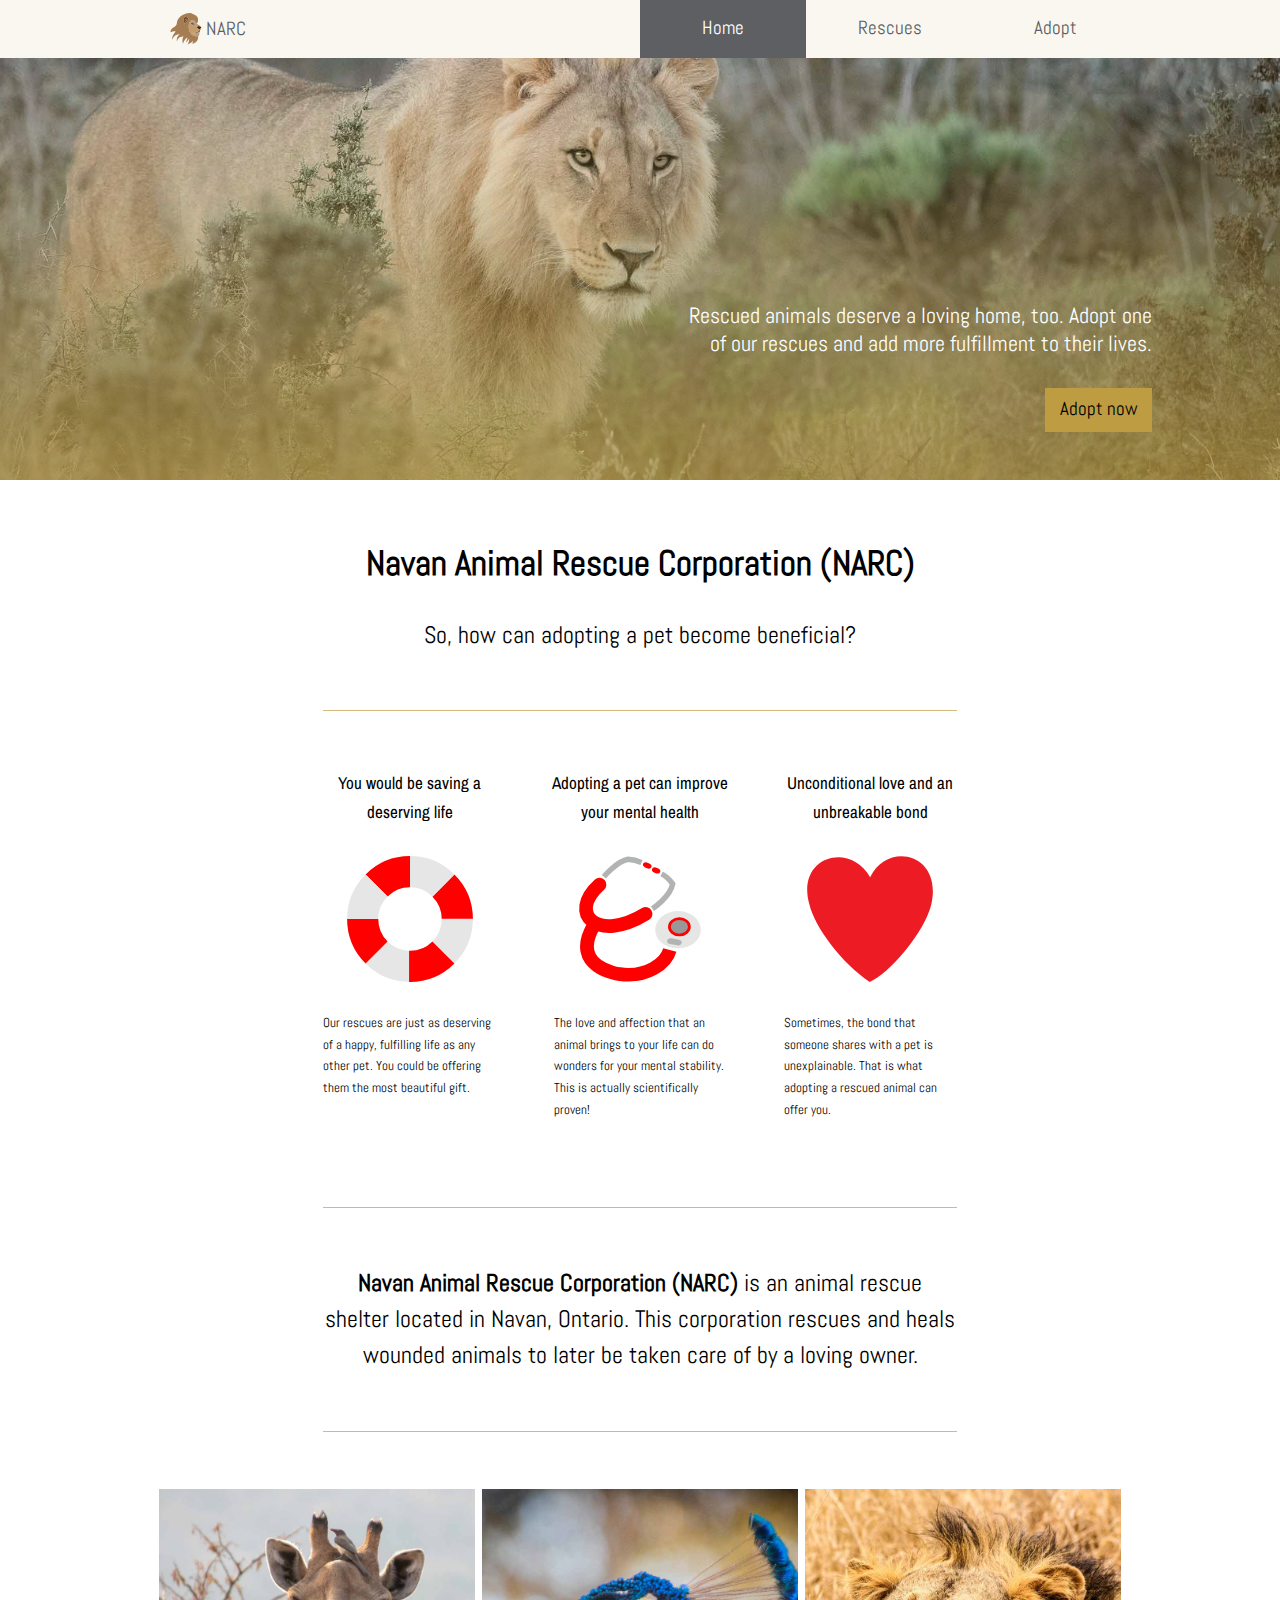
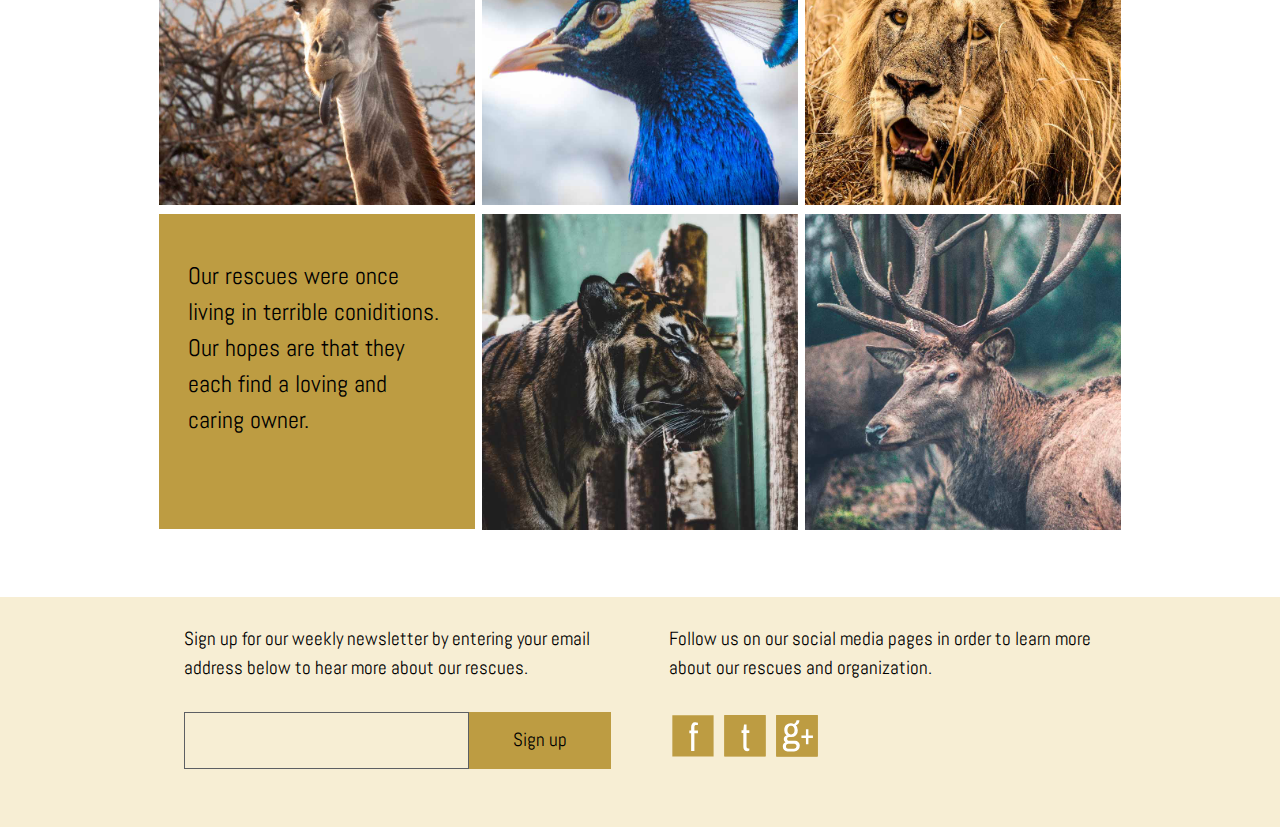
<file: index.html>
<!DOCTYPE html>
<html lang="en-ca">
<head>
  <meta charset="utf-8">
  <title>NARC</title>
  <meta name="viewport" content="width=device-width,initial-scale=1">
  <link rel="shortcut icon" href="favicon.ico">
  <link rel="icon" type="image/png" href="favicon-196.png">
  <link rel="icon" type="image/png" href="favicon-48.png">
  <link href="css/modules.css" rel="stylesheet">
  <link href="css/grid.css" rel="stylesheet">
  <link href="css/type.css" rel="stylesheet">
  <link href="css/main.css" rel="stylesheet">
  <link href="https://fonts.googleapis.com/css?family=Abel|Archivo+Narrow:400,700" rel="stylesheet">
</head>
<body>
  <ul class="skip-links">
    <li><a href="#nav">Skip to navigation</a></li>
    <li><a href="#main">Skip to the main content</a></li>
  </ul>

  <!-- navigation stuff -->
  <header role="banner" class="header">
    <div class="grid wrapper">
      <div class="logo-container unit xs-1 s-1-3 m-1-3 l-1-2 xl-1-2 gutter">
        <a class="logo-link embed embed-16by9" href="index.html" aria-label="link to home page">
          <i class="embed-item icon i-32">
            <svg class="lion-logo"><use xlink:href="images/icons.svg#lion-logo"></use></svg>
          </i>
          <span class="icon-label">NARC</span>
        </a>
      </div>
      <div class="unit xs-1 s-2-3 m-2-3 l-1-2 xl-1-2">
        <nav id="nav" role="navigation" class="nav">
          <ol class="grid list-group-inline text-right">
            <li class="unit xs-1 s-1-3 m-1-3 l-1-3 xl-1-3"><a class="btn-nav island-1-2 current" href="index.html" aria-label="link to the home page">Home</a></li>
            <li class="unit xs-1 s-1-3 m-1-3 l-1-3 xl-1-3"><a class="btn-nav island-1-2" href="rescues.html" aria-label="link to the rescues page">Rescues</a></li>
            <li class="unit xs-1 s-1-3 m-1-3 l-1-3 xl-1-3"><a class="btn-nav island-1-2" href="adopt.html" aria-label="link to application for adoption page">Adopt</a></li>
          </ol>
        </nav>
      </div>
    </div>
  </header>

  <!-- banner stuff -->

  <main id="main" role="main" class="push-2">
    <div class="grid banner-lion relative push-2">
      <div class="unit xs-1 s-1 m-1 l-1 xl-1 banner-content pin-right-bottom text-right">
        <p class="mega">Rescued animals deserve a loving home, too. Adopt one of our rescues and add more fulfillment to their lives.</p>
        <div>
          <a class="btn btn-ghost" href="adopt.html" aria-label="link to application for adoption page">Adopt now</a>
        </div>
      </div>
    </div>

    <!-- icon stuff -->

    <div class="max-length gutter">
      <h1 class="text-center">Navan Animal Rescue Corporation (NARC)</h1>
      <p class="giga text-center pad-b-2 push-2 info-p">So, how can adopting a pet become beneficial?</p>
    </div>
    <div class="grid max-length push-2">
      <div class="benefit-box unit xs-1 s-1 m-1-3 l-1-3 xl-1-3">
        <h2 class="not-bold milli gutter center-text">You would be saving a deserving life</h2>
        <div class="center-text">
          <i class="icon i-128 push">
            <svg class="icon-saver"><use xlink:href="images/icons.svg#life-saver"></use></svg>
          </i>
        </div>
        <p class="nano gutter">Our rescues are just as deserving of a happy, fulfilling life as any other pet. You could be offering them the most beautiful gift.</p>
      </div>
      <div class="benefit-box unit xs-1 s-1 m-1-3 l-1-3 xl-1-3">
        <h2 class="not-bold milli center-text gutter-1-2">Adopting a pet can improve your mental health</h2>
        <div class="center-text">
          <i class="icon i-128 push">
            <svg class="icon-steth"><use xlink:href="images/icons.svg#stethiscope"></use></svg>
          </i>
        </div>
        <p class="nano gutter">The love and affection that an animal brings to your life can do wonders for your mental stability. This is actually scientifically proven!</p>
      </div>
      <div class="benefit-box unit xs-1 s-1 m-1-3 l-1-3 xl-1-3">
        <h2 class="not-bold milli gutter center-text">Unconditional love and an unbreakable bond</h2>
        <div class="center-text">
          <i class="icon i-128 push">
            <svg class="icon-heart"><use xlink:href="images/icons.svg#heart"></use></svg>
          </i>
        </div>
        <p class="nano gutter">Sometimes, the bond that someone shares with a pet is unexplainable. That is what adopting a rescued animal can offer you.</p>
      </div>
    </div>

    <!-- cards -->
    <div class="max-length gutter">
      <p class="giga text-center pad-b-2 push-2 info-narc pad-t-2"> <b>Navan Animal Rescue Corporation (NARC)</b> is an animal rescue shelter located in Navan, Ontario. This corporation rescues and heals wounded animals to later be taken care of by a loving owner.</p>
    </div>
    <ul class="grid wrapper list-group gutter-1-2">
      <li class="unit xs-1 s-1-2 m-1-2 l-1-3 xl-1-3 gutter-1-8">
        <a href="adopt.html" aria-label="link to rescues page">
          <div class="main-card relative">
            <img class="card-img" src="images/girraffe.jpg" alt="image of a giraffe">
            <p class="push-0 main-card-content pin-left-bottom">A giraffe can show you the world from a whole new perspective.</p>
          </div>
        </a>
      </li>

      <li class="unit xs-1 s-1-2 m-1-2 l-1-3 xl-1-3 gutter-1-8">
        <a href="adopt.html" aria-label="link to rescues page">
          <div class="main-card relative">
            <img class="card-img" src="images/peacock.jpg" alt="image of a peacock">
            <p class="push-0 main-card-content pin-left-bottom">A peacock can add spunk and colour to your life.</p>
          </div>
        </a>
      </li>

      <li class="unit xs-1 s-1-2 m-1-2 l-1-3 xl-1-3 gutter-1-8">
        <a href="adopt.html" aria-label="link to rescues page">
          <div class="main-card relative">
            <img class="card-img" src="images/lion.jpg" alt="image of a lion">
            <p class="push-0 main-card-content pin-left-bottom">A lion can protect you from the most dangerous threat out there.</p>
          </div>
        </a>
      </li>

      <li class="unit xs-1 s-1-2 m-1-2 l-1-3 xl-1-3 gutter-1-8">
        <a href="adopt.html" aria-label="link to rescues page">
          <div class="blank-card relative">
            <p class="push-0 pin-left-center island giga blank-card-content">Our rescues were once living in terrible coniditions. Our hopes are that they each find a loving and caring owner.</p>
          </div>
        </a>
      </li>

      <li class="unit xs-1 s-1-2 m-1-2 l-1-3 xl-1-3 gutter-1-8">
        <a href="adopt.html" aria-label="link to rescues page">
          <div class="main-card relative">
            <img class="card-img" src="images/tiger.jpg" alt="image of a tiger">
            <p class="push-0 main-card-content pin-left-bottom">A tiger can give you courage when you need it the most.</p>
          </div>
        </a>
      </li>

      <li class="unit xs-1 s-1-2 m-1-2 l-1-3 xl-1-3 gutter-1-8">
        <a href="adopt.html" aria-label="link to rescues page">
          <div class="main-card relative">
            <img class="card-img" src="images/deer.jpg" alt="image of a deer">
            <p class="push-0 main-card-content pin-left-bottom">A deer can provide you with the gift of innocence.</p>
          </div>
        </a>
      </li>
    </ul>
  </main>
  <footer class="pad-t" role="contentinfo">
    <section class="grid gutter-1-2 wrapper">
      <div class="unit xs-1 s-1 m-1-2 l-1-2 xl-1-2 gutter push-2">
        <form method="post" action="//formspree.io/dano0015@algonquinlive.com" class="grid">
          <label class="unit xs-1 s-1 m-1 l-1 xl-1 push" for="email">Sign up for our weekly newsletter by entering your email address below to hear more about our rescues.</label>
          <input class="form-item unit xs-1 s-1 m-2-3 l-2-3 xl-2-3" type="email" id="email" required>
          <button class="btn btn-ghost unit xs-1 s-1 m-1-3 l-1-3 xl-1-3" type="submit" aria-label="submit email address form">Sign up</button>
        </form>
      </div>
      <div class="unit xs-1 s-1 m-1-2 l-1-2 xl-1-2 gutter">
        <p>Follow us on our social media pages in order to learn more about our rescues and organization.</p>
        <ul class="list-group-inline">
          <li>
            <a href="#" aria-label="link to company's facebook page">
              <i class="icon i-48">
                <svg><use xlink:href="images/social-icons.svg#facebook-icon"></use></svg>
              </i>
            </a>
          </li>
          <li>
            <a href="#" aria-label="link to company's twitter page">
              <i class="icon i-48">
                <svg><use xlink:href="images/social-icons.svg#twitter-icon"></use></svg>
              </i>
            </a>
          </li>
          <li>
            <a href="#" aria-label="link to company's google plus page">
              <i class="icon i-48">
                <svg><use xlink:href="images/social-icons.svg#google-icon"></use></svg>
              </i>
            </a>
          </li>
        </ul>
      </div>
    </section>
  </footer>
</body>
</html>
</file>
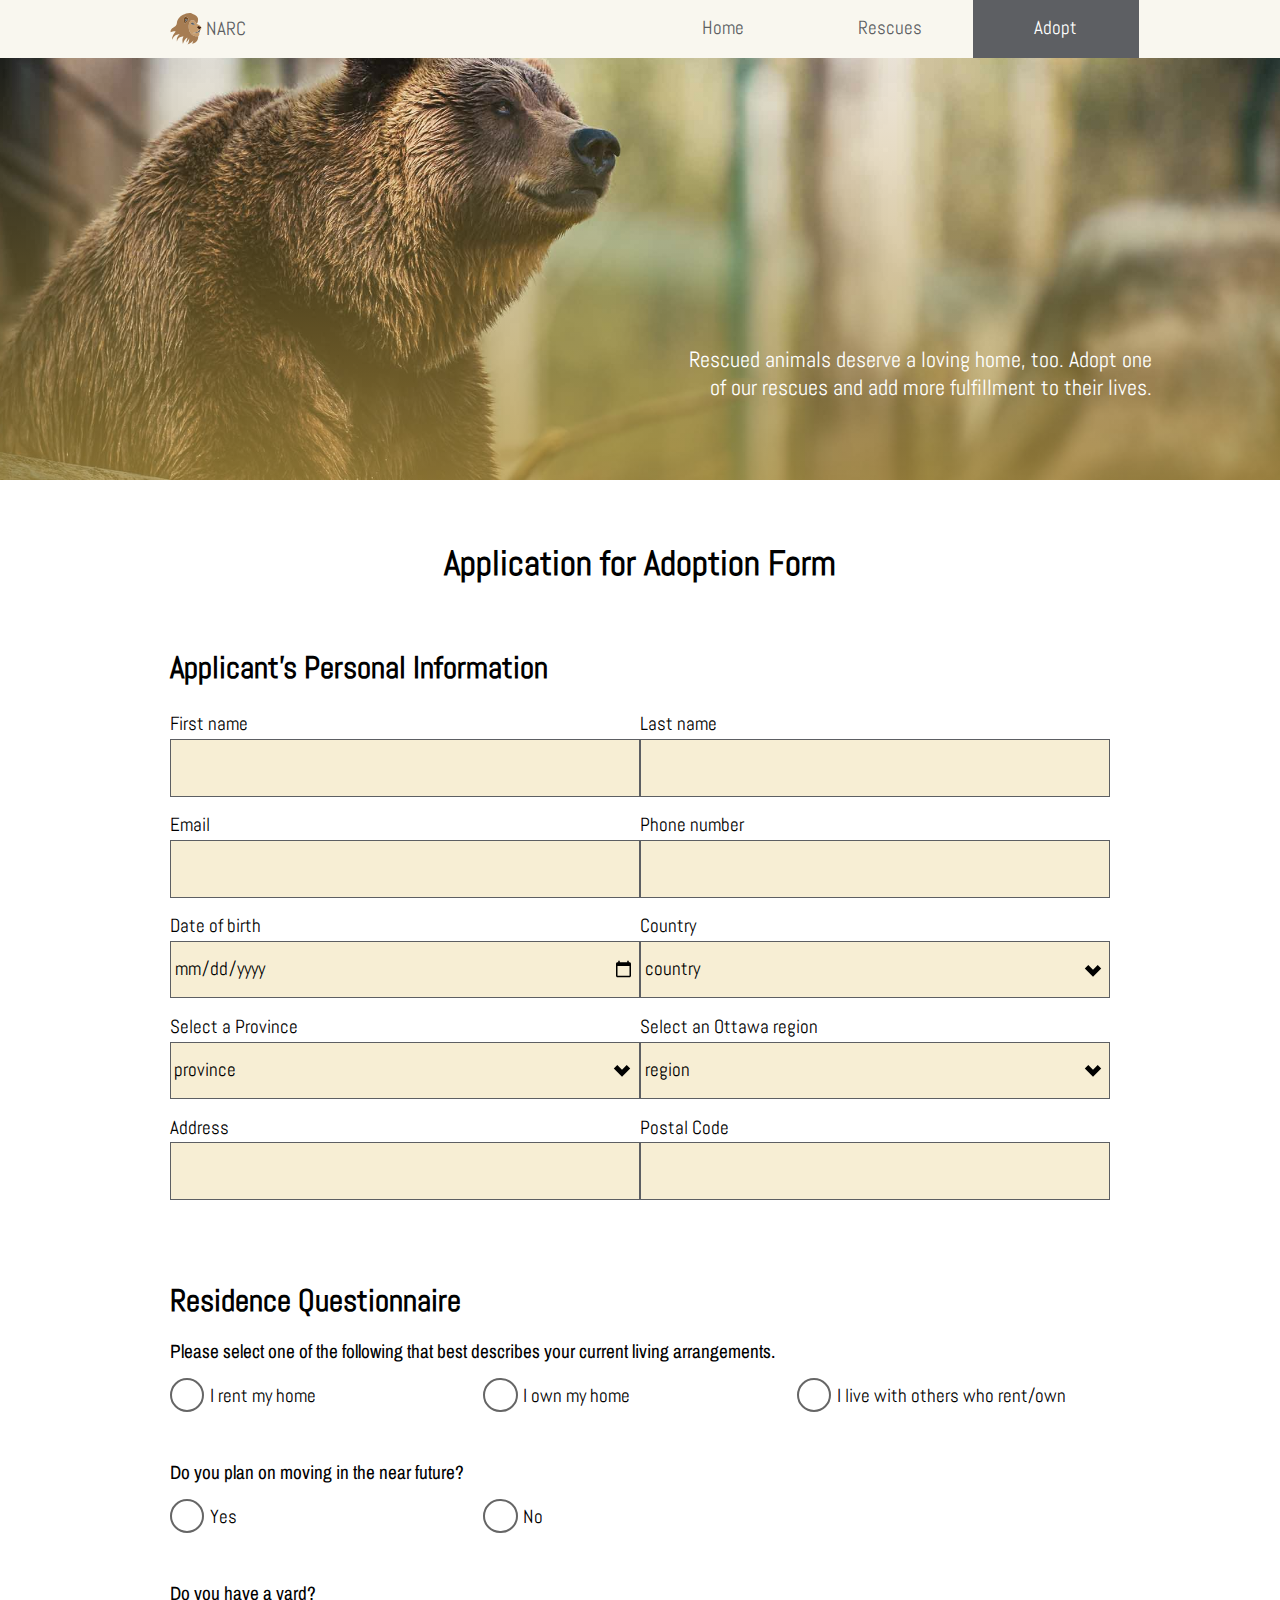
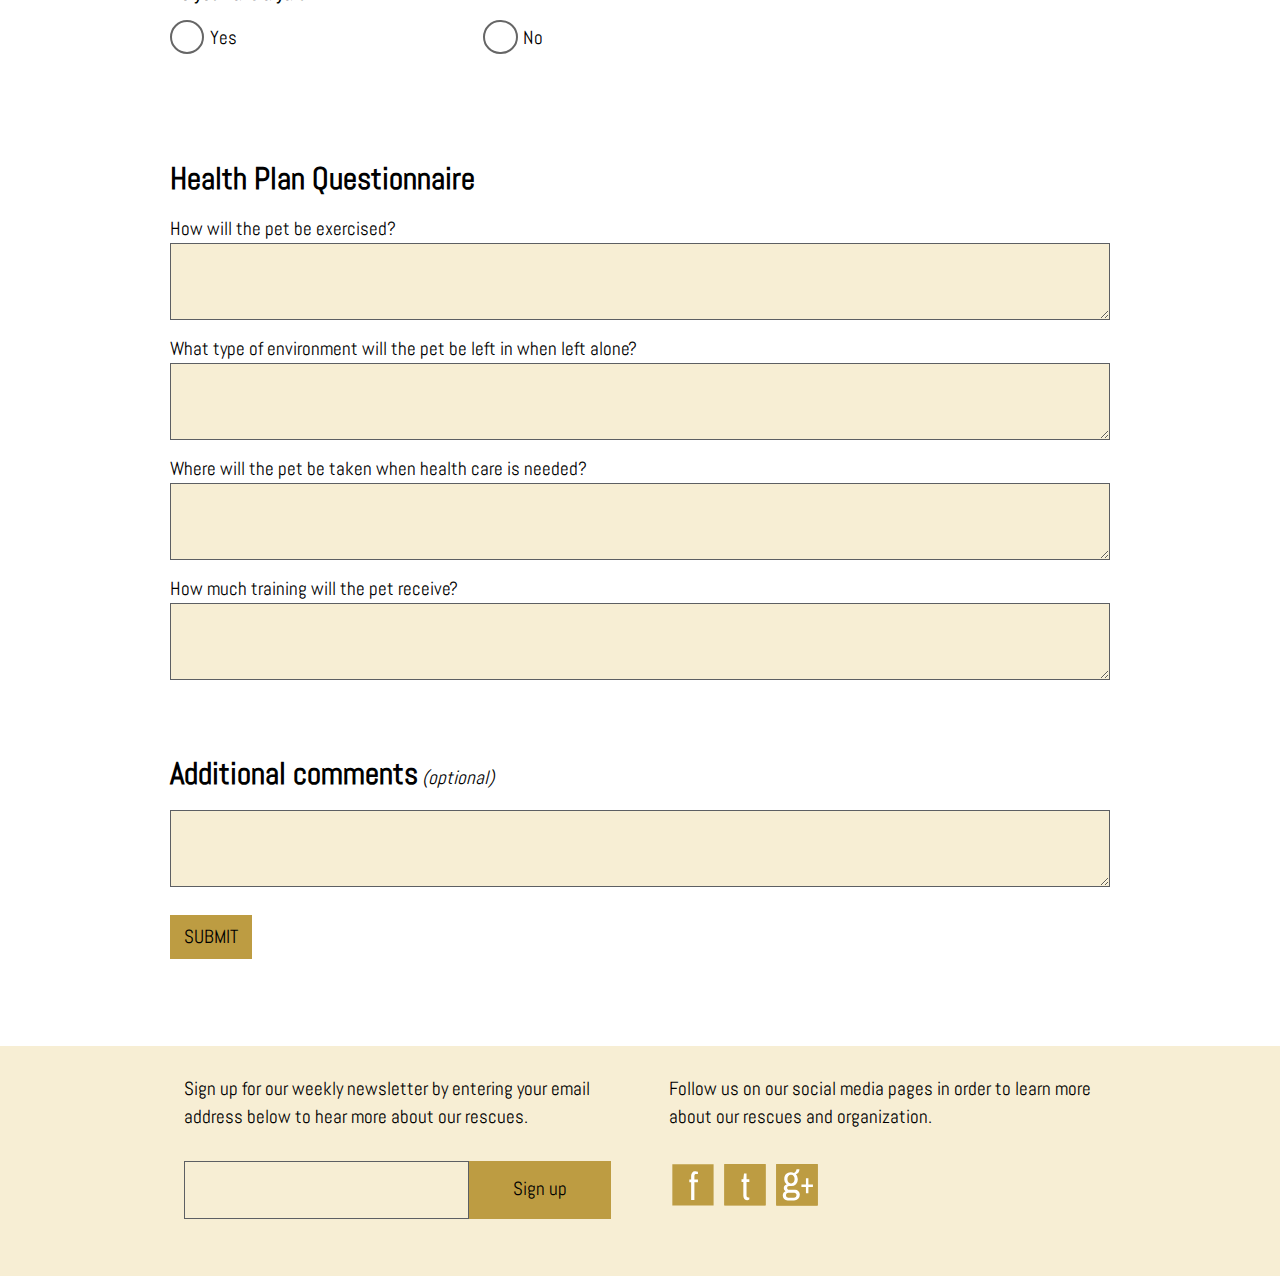
<file: adopt.html>
<!DOCTYPE html>
<html lang="en-ca">
<head>
  <meta charset="utf-8">
  <title>NARC - Adopt</title>
  <meta name="viewport" content="width=device-width,initial-scale=1">
  <link rel="shortcut icon" href="favicon.ico">
  <link rel="icon" type="image/png" href="favicon-196.png">
  <link rel="icon" type="image/png" href="favicon-48.png">
  <link href="css/modules.css" rel="stylesheet">
  <link href="css/grid.css" rel="stylesheet">
  <link href="css/type.css" rel="stylesheet">
  <link href="css/main.css" rel="stylesheet">
  <link href="https://fonts.googleapis.com/css?family=Abel|Archivo+Narrow:400,700" rel="stylesheet">
</head>
<body>
  <ul class="skip-links">
    <li><a href="#nav">Skip to navigation</a></li>
    <li><a href="#main">Skip to the main content</a></li>
  </ul>
  <!-- navigation stuff -->

  <header role="banner" class="header">
    <div class="grid wrapper">
      <div class="logo-container unit xs-1 s-1-3 m-1-3 l-1-2 xl-1-2 gutter">
        <a class="logo-link embed embed-16by9" href="index.html">
          <i class="icon i-32 embed-item">
            <svg class="lion-logo"><use xlink:href="images/icons.svg#lion-logo"></use></svg>
          </i>
          <span class="icon-label">NARC</span>
        </a>
      </div>
      <div class="unit xs-1 s-2-3 m-2-3 l-1-2 xl-1-2">
        <nav role="navigation" class="nav" id="nav">
          <ol class="grid list-group-inline text-right">
            <li class="unit xs-1 s-1-3 m-1-3 l-1-3 xl-1-3"><a class="btn-nav island-1-2" href="index.html">Home</a></li>
            <li class="unit xs-1 s-1-3 m-1-3 l-1-3 xl-1-3"><a class="btn-nav island-1-2" href="rescues.html">Rescues</a></li>
            <li class="unit xs-1 s-1-3 m-1-3 l-1-3 xl-1-3"><a class="btn-nav island-1-2 current" href="adopt.html">Adopt</a></li>
          </ol>
        </nav>
      </div>
    </div>
  </header>
  <main role="main" id="main" class="push-2">

    <!-- banner stuff -->
    <div class="grid banner-bear relative push-2">
      <div class="unit xs-1 s-1 m-1 l-1 xl-1 banner-content pin-right-bottom text-right">
        <p class="mega">Rescued animals deserve a loving home, too. Adopt one of our rescues and add more fulfillment to their lives.</p>
      </div>
    </div>

    <!-- form stuff -->
    <h1 class="text-center">Application for Adoption Form</h1>
    <section>
      <form class="unit xs-1 s-1 m-1 l-1 xl-1 island wrapper" method="POST" action="https://formspree.io/dano0015@algonquinlive.com">
        <fieldset class="unit xs-1 s-1 m-1 l-1 xl-1 push-2">
          <legend class="unit xs-1 s-1 m-1 l-1 xl-1 peta push-1-2">Applicant's Personal Information</legend>
          <div class="unit xs-1 s-1 m-1 l-1 xl-1">
            <div class="grid">
              <div class="unit xs-1 s-1 m-1-2 l-1-2 xl-1-2 push-1-2">
                <label for="first-name">First name</label>
                <input id="first-name" name="name" class="form-item" required>
              </div>
              <div class="unit xs-1 s-1 m-1-2 l-1-2 xl-1-2 push-1-2">
                <label for="last-name">Last name</label>
                <input id="last-name" name="name" class="form-item" required>
              </div>
              <div class="unit xs-1 s-1 m-1-2 l-1-2 xl-1-2 push-1-2">
                <label for="email">Email</label>
                <input id="email" type="email" name="email" class="form-item" required>
              </div>
              <div class="unit xs-1 s-1 m-1-2 l-1-2 xl-1-2 push-1-2">
                <label for="tel">Phone number</label>
                <input id="tel" type="tel" name="tel" class="form-item">
              </div>
              <div class="unit xs-1 s-1 m-1-2 l-1-2 xl-1-2 push-1-2">
                <label for="birthdate">Date of birth</label>
                <input id="birthdate" type="date" class="form-item" required>
              </div>
              <div class="unit xs-1 s-1 m-1-2 l-1-2 xl-1-2 push-1-2">
                <label for="country">Country</label>
                <select id="country" name="country" class="form-item">
                  <option label="country" value="">Select a country</option>
                  <option>Canada</option>
                </select>
              </div>
              <div class="unit xs-1 s-1 m-1-2 l-1-2 xl-1-2 push-1-2">
                <label for="province">Select a Province</label>
                <select id="province" name="province" class="form-item">
                  <option label="province" value="">Select a province</option>
                  <option>Ontario</option>
                </select>
              </div>
              <div class="unit xs-1 s-1 m-1-2 l-1-2 xl-1-2 push-1-2">
                <label for="region">Select an Ottawa region</label>
                <select id="region" name="region" class="form-item">
                  <option label="region" value="">Select an Ottawa region</option>
                  <option>Old city of Ottawa</option>
                  <option>Gloucester</option>
                  <option>Kanata</option>
                  <option>Nepean</option>
                  <option>Osgoode Township</option>
                  <option>Rideau Township</option>
                  <option>West Carleton Township</option>
                </select>
              </div>
              <div class="unit xs-1 s-1 m-1-2 l-1-2 xl-1-2 push-1-2">
                <label for="address">Address</label>
                <input id="address" type="text" name="address" class="form-item">
              </div>
              <div class="unit xs-1 s-1 m-1-2 l-1-2 xl-1-2 push-1-2">
                <label for="postal">Postal Code</label>
                <input id="postal" type="text" name="postal" class="form-item">
              </div>
            </div>
          </div>
        </fieldset>
        <fieldset class="grid push-2">
          <legend class="unit xs-1 s-1 m-1 l-1 xl-1 peta push-1-2">Residence Questionnaire</legend>
          <h2 class="kilo not-bold unit xs-1 s-1 m-1 l-1 xl-1 push-1-2">Please select one of the following that best describes your current living arrangements.</h2>
          <div class="unit xs-1 s-1 m-1 l-1 xl-1">
            <div class="grid push">
              <div class="unit xs-1 s-1 m-1-3 l-1-3 xl-1-3 radio-btn">
                <input type="radio" id="rent" name="radio">
                <label for="rent" class="push-1-2">I rent my home</label>
              </div>
              <div class="unit xs-1 s-1 m-1-3 l-1-3 xl-1-3 radio-btn">
                <input type="radio" id="own" name="radio">
                <label for="own" class="push-1-2">I own my home</label>
              </div>
              <div class="unit xs-1 s-1 m-1-3 l-1-3 xl-1-3 radio-btn">
                <input type="radio" id="live" name="radio">
                <label for="live">I live with others who rent/own</label>
              </div>
            </div>
            <h2 class="kilo not-bold unit xs-1 s-1 m-1 l-1 xl-1 push-1-2">Do you plan on moving in the near future?</h2>
            <div class="unit xs-1 s-1 m-1 l-1 xl-1 push">
              <div class="grid">
                <div class="unit xs-1 s-1 m-1-3 l-1-3 xl-1-3 radio-btn">
                  <input type="radio" id="yes" name="radio">
                  <label class="push-1-2" for="yes">Yes</label>
                </div>
                <div class="unit xs-1 s-1 m-1-3 l-1-3 xl-1-3 radio-btn">
                  <input type="radio" id="no" name="radio">
                  <label class="push-1-2" for="no">No</label>
                </div>
              </div>
            </div>
            <h2 class="kilo not-bold unit xs-1 s-1 m-1 l-1 xl-1 push-1-2">Do you have a yard?</h2>
            <div class="unit xs-1 s-1 m-1 l-1 xl-1 push">
              <div class="grid">
                <div class="unit xs-1 s-1 m-1-3 l-1-3 xl-1-3 radio-btn">
                  <input type="radio" id="yes-yard" name="radio">
                  <label for="yes-yard" class="push-1-2">Yes</label>
                </div>
                <div class="unit xs-1 s-1 m-1-3 l-1-3 xl-1-3 radio-btn">
                  <input type="radio" id="no-yard" name="radio">
                  <label for="no-yard" class="push-1-2">No</label>
                </div>
              </div>
            </div>
          </div>
        </fieldset>
        <fieldset class="grid push-2">
          <legend class="unit xs-1 s-1 m-1 l-1 xl-1 peta push-1-2">Health Plan Questionnaire</legend>
          <div class="unit xs-1 s-1 m-1 l-1 xl-1 push-1-2">
            <label for="health">How will the pet be exercised?</label>
            <textarea class="form-item" id="health" name="health"></textarea>
          </div>
          <div class="unit xs-1 s-1 m-1 l-1 xl-1 push-1-2">
            <label for="environment">What type of environment will the pet be left in when left alone?</label>
            <textarea class="form-item" id="environment" name="environment"></textarea>
          </div>
          <div class="unit xs-1 s-1 m-1 l-1 xl-1 push-1-2">
            <label for="vet">Where will the pet be taken when health care is needed?</label>
            <textarea class="form-item" id="vet" name="vet"></textarea>
          </div>
          <div class="unit xs-1 s-1 m-1 l-1 xl-1 push-1-2">
            <label for="training">How much training will the pet receive?</label>
            <textarea class="form-item" id="training" name="training"></textarea>
          </div>
        </fieldset>
        <div class="push">
          <label class="peta push-1-2 bold" for="comments">Additional comments<i class="not-bold kilo"> (optional)</i></label>
          <textarea class="form-item" id="comments" name="comments"></textarea>
        </div>
        <button class="btn btn-ghost page-btn" type="submit">SUBMIT</button>
      </form>
    </section>
  </main>
  <footer role="contentinfo" class="pad-t">
    <section class="grid gutter-1-2 wrapper">
      <div class="unit xs-1 s-1 m-1-2 l-1-2 xl-1-2 gutter push-2">
        <form method="post" action="//formspree.io/dano0015@algonquinlive.com" class="grid">
          <label class="unit xs-1 s-1 m-1 l-1 xl-1 push" for="email-address">Sign up for our weekly newsletter by entering your email address below to hear more about our rescues.</label>
          <input id="email-address" class="form-item unit xs-1 s-1 m-2-3 l-2-3 xl-2-3" type="email" required>
          <button class="btn btn-ghost unit xs-1 s-1 m-1-3 l-1-3 xl-1-3" type="submit" aria-label="submit email address form">Sign up</button>
        </form>
      </div>
      <div class="unit xs-1 s-1 m-1-2 l-1-2 xl-1-2 gutter">
        <p>Follow us on our social media pages in order to learn more about our rescues and organization.</p>
        <ul class="list-group-inline">
          <li>
            <a href="#" aria-label="link to company's facebook page">
              <i class="icon i-48">
                <svg><use xlink:href="images/social-icons.svg#facebook-icon"></use></svg>
              </i>
            </a>
          </li>
          <li>
            <a href="#" aria-label="link to company's twitter page">
              <i class="icon i-48">
                <svg><use xlink:href="images/social-icons.svg#twitter-icon"></use></svg>
              </i>
            </a>
          </li>
          <li>
            <a href="#" aria-label="link to company's google plus page">
              <i class="icon i-48">
                <svg><use xlink:href="images/social-icons.svg#google-icon"></use></svg>
              </i>
            </a>
          </li>
        </ul>
      </div>
    </section>
  </footer>
</body>

</html>
</file>
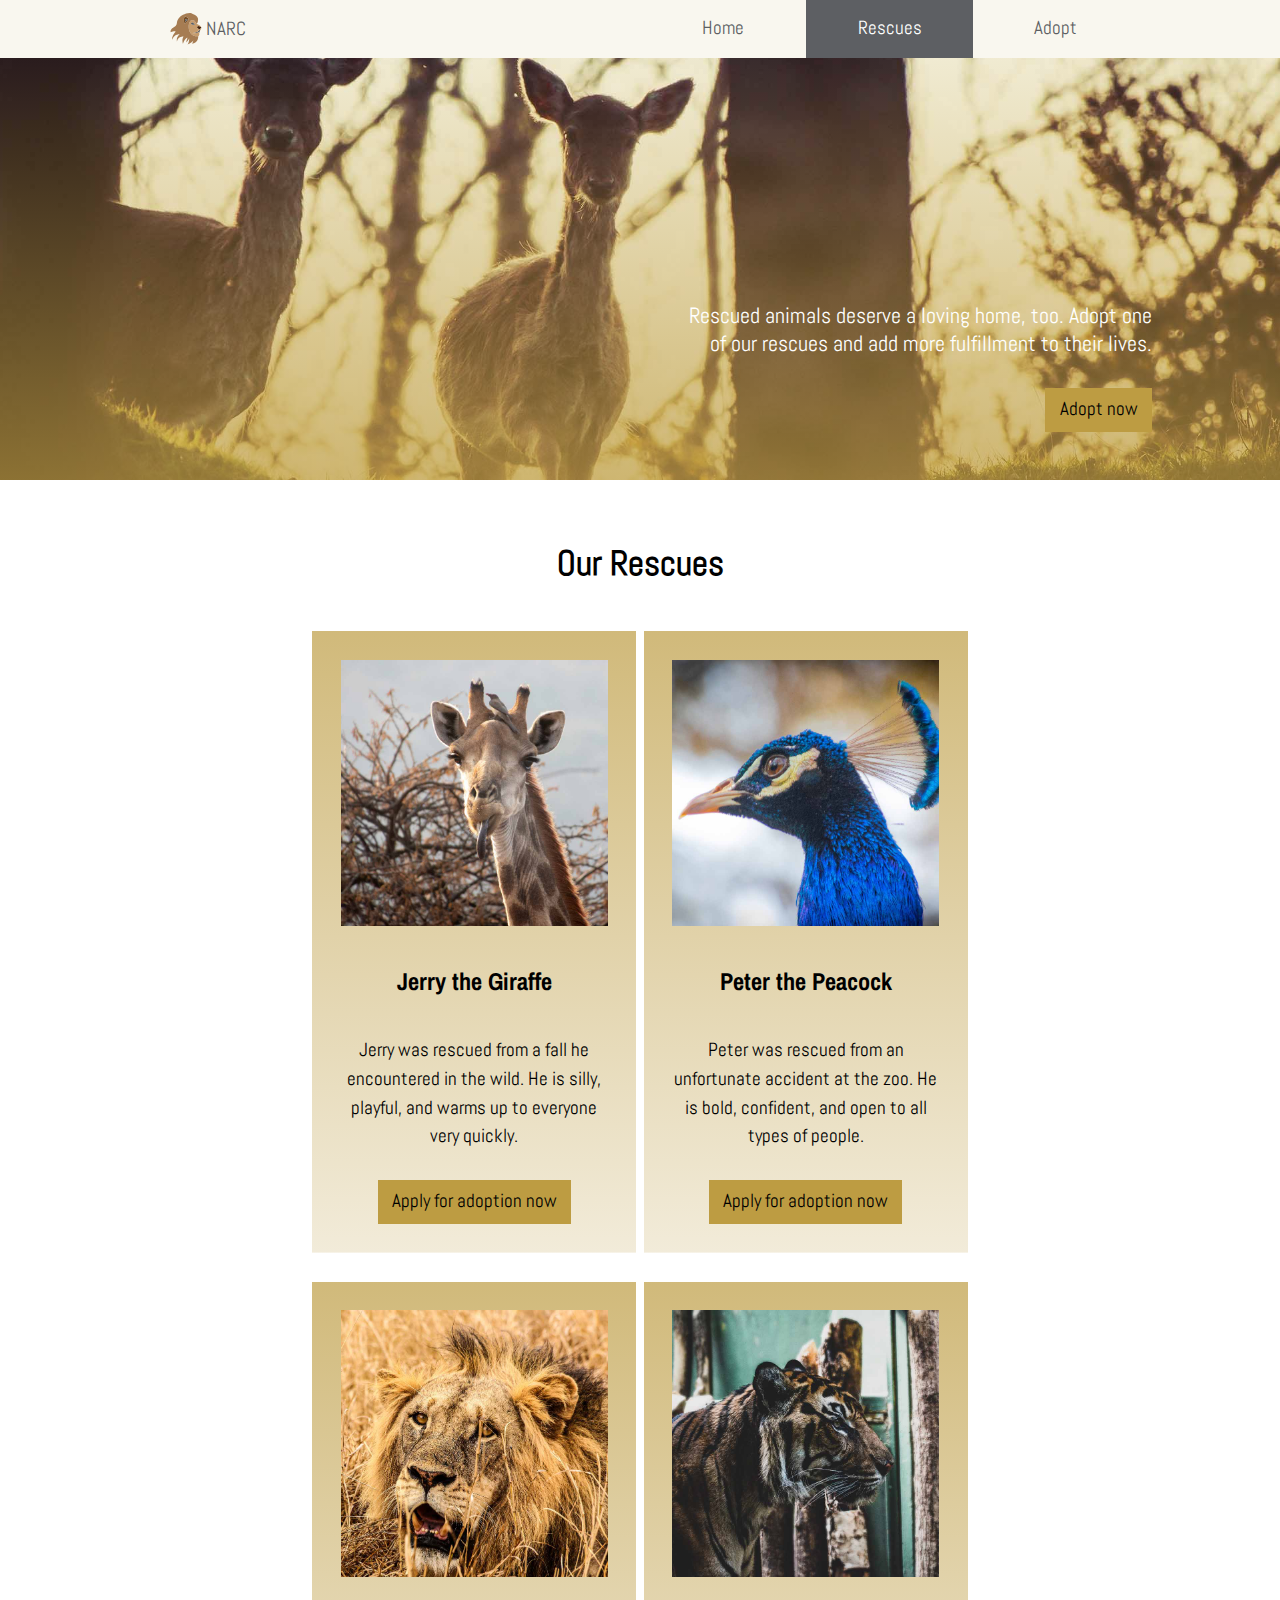
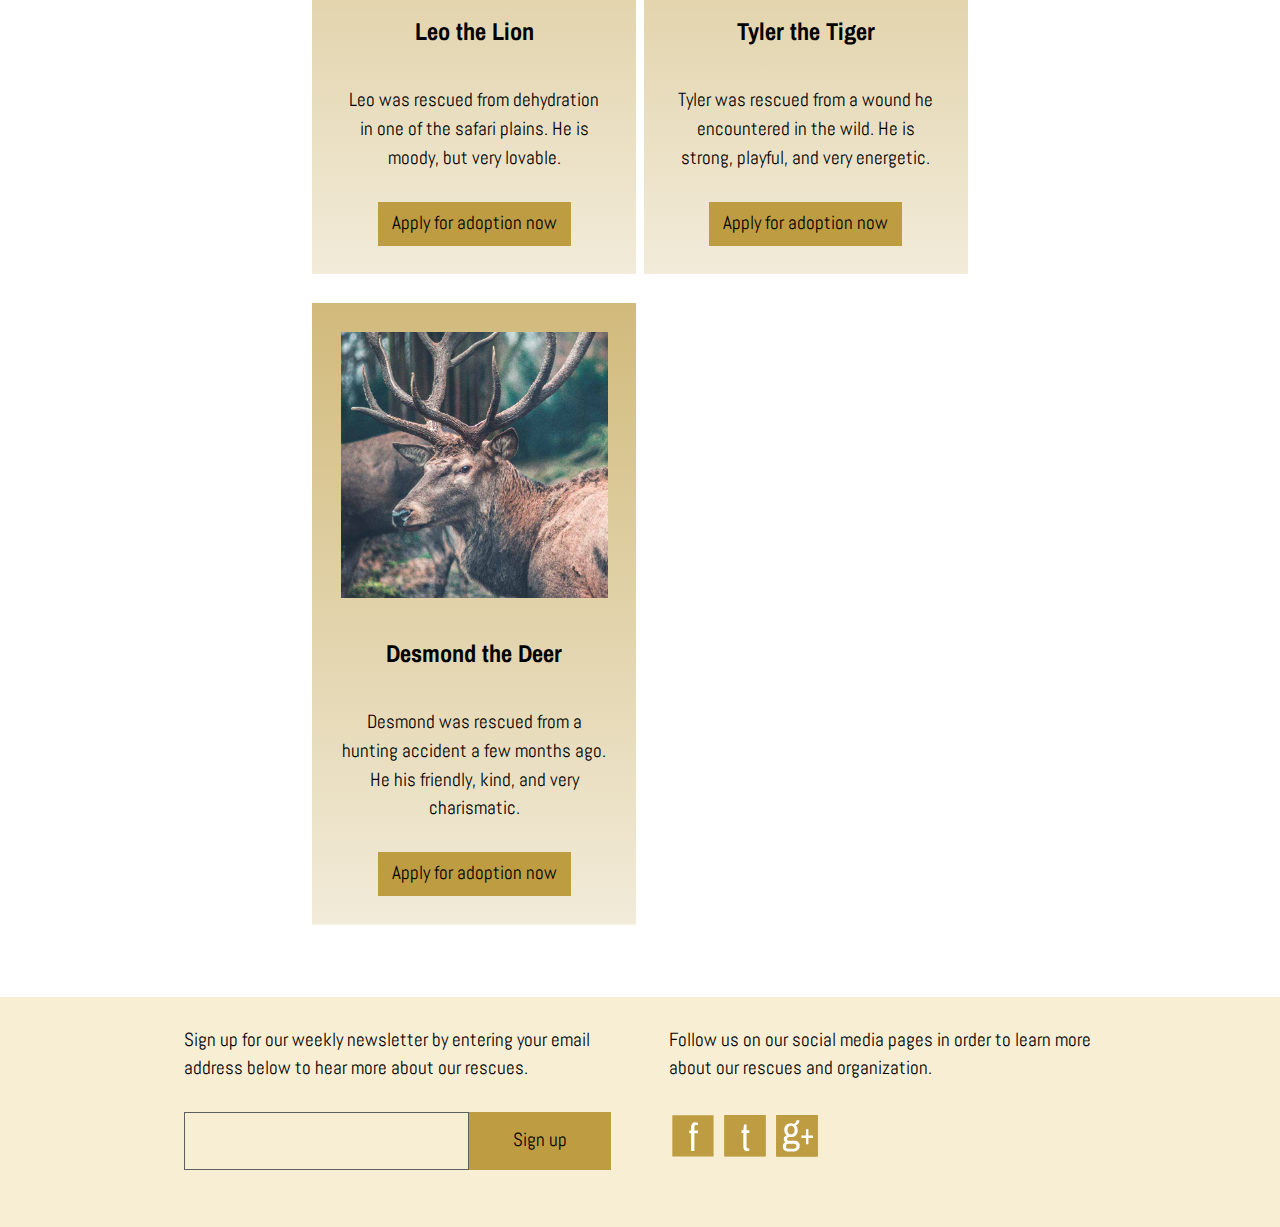
<file: rescues.html>
<!DOCTYPE html>
<html lang="en-ca">
<head>
  <meta charset="utf-8">
  <title>NARC - Rescues</title>
  <meta name="viewport" content="width=device-width,initial-scale=1">
  <link rel="shortcut icon" href="favicon.ico">
  <link rel="icon" type="image/png" href="favicon-196.png">
  <link rel="icon" type="image/png" href="favicon-48.png">
  <link href="css/modules.css" rel="stylesheet">
  <link href="css/grid.css" rel="stylesheet">
  <link href="css/type.css" rel="stylesheet">
  <link href="css/main.css" rel="stylesheet">
  <link href="https://fonts.googleapis.com/css?family=Abel|Archivo+Narrow:400,700" rel="stylesheet">
</head>
<body>
  <ul class="skip-links">
    <li><a href="#nav">Skip to navigation</a></li>
    <li><a href="#main">Skip to the main content</a></li>
  </ul>
  <!-- navigation stuff -->

  <header class="banner" role="banner">
    <div class="grid wrapper">
      <div class="logo-container unit xs-1 s-1-3 m-1-3 l-1-2 xl-1-2 gutter">
        <a class="logo-link embed embed-16by9" href="index.html" aria-label="link to home page">
          <i class="icon i-32 embed-item">
            <svg class="lion-logo"><use xlink:href="images/icons.svg#lion-logo"></use></svg>
          </i>
          <span class="icon-label">NARC</span>
        </a>
      </div>
      <div class="unit xs-1 s-2-3 m-2-3 l-1-2 xl-1-2">
        <nav class="nav" id="nav" role="navigation">
          <ol class="grid list-group-inline text-right">
            <li class="unit xs-1 s-1-3 m-1-3 l-1-3 xl-1-3"><a class="btn-nav island-1-2" href="index.html" aria-label="link to home page">Home</a></li>
            <li class="unit xs-1 s-1-3 m-1-3 l-1-3 xl-1-3"><a class="btn-nav island-1-2 current" href="rescues.html" aria-label="link to rescues page">Rescues</a></li>
            <li class="unit xs-1 s-1-3 m-1-3 l-1-3 xl-1-3"><a class="btn-nav island-1-2" href="adopt.html" aria-label="link to apply for adoption page">Adopt</a></li>
          </ol>
        </nav>
      </div>
    </div>
  </header>

  <!-- banner stuff -->

  <main role="main" id="main">
    <div class="grid banner-deer relative push-2">
      <div class="unit xs-1 s-1 m-1 l-1 xl-1 banner-content pin-right-bottom text-right">
        <p class="mega">Rescued animals deserve a loving home, too. Adopt one of our rescues and add more fulfillment to their lives.</p>
        <div>
          <a class="btn btn-ghost" href="adopt.html" aria-label="link to apply for adoption page">Adopt now</a>
        </div>
      </div>
    </div>

    <!-- rescue card stuff -->
    <h1 class="text-center">Our Rescues</h1>

    <ul class="grid max-length list-group gutter-1-2 push-2">
      <li class="unit xs-1 s-1-2 m-1-2 l-1-2 xl-1-2 gutter-1-8 text-center unit-content-center island-1-2">
        <div class="rescue-card">
          <img class="rescue-img island" src="images/girraffe.jpg" alt="image of a giraffe">
          <h2 class="push-1-4 giga">Jerry the Giraffe</h2>
          <p class="push-0 island">Jerry was rescued from a fall he encountered in the wild. He is silly, playful, and warms up to everyone very quickly.</p>
          <a href="adopt.html" class="push btn btn-ghost">Apply for adoption now</a>
        </div>
      </li>

      <li class="unit xs-1 s-1-2 m-1-2 l-1-2 xl-1-2 gutter-1-8 text-center unit-content-center island-1-2">
        <div class="rescue-card">
          <img class="rescue-img island" src="images/peacock.jpg" alt="image of a peacock">
          <h2 class="push-1-4 giga">Peter the Peacock</h2>
          <p class="push-0 island">Peter was rescued from an unfortunate accident at the zoo. He is bold, confident, and open to all types of people.</p>
          <a href="adopt.html" class="push btn btn-ghost">Apply for adoption now</a>
        </div>
      </li>

      <li class="unit xs-1 s-1-2 m-1-2 l-1-2 xl-1-2 gutter-1-8 text-center unit-content-center island-1-2">
        <div class="rescue-card">
          <img class="rescue-img island" src="images/lion.jpg" alt="image of a lion">
          <h2 class="push-1-4 giga">Leo the Lion</h2>
          <p class="push-0 island">Leo was rescued from dehydration in one of the safari plains. He is moody, but very lovable.</p>
          <a href="adopt.html" class="push btn btn-ghost">Apply for adoption now</a>
        </div>
      </li>

      <li class="unit xs-1 s-1-2 m-1-2 l-1-2 xl-1-2 gutter-1-8 unit-content-center text-center island-1-2">
        <div class="rescue-card">
          <img class="rescue-img island" src="images/tiger.jpg" alt="image of a tiger">
          <h2 class="push-1-4 giga">Tyler the Tiger</h2>
          <p class="push-0 island">Tyler was rescued from a wound he encountered in the wild. He is strong, playful, and very energetic.</p>
          <a href="adopt.html" class="push btn btn-ghost">Apply for adoption now</a>
        </div>
      </li>

      <li class="unit xs-1 s-1-2 m-1-2 l-1-2 xl-1-2 gutter-1-8 text-center unit-content-center island-1-2">
        <div class="rescue-card">
          <img class="rescue-img island" src="images/deer.jpg" alt="image of a deer">
          <h2 class="push-1-4 giga">Desmond the Deer</h2>
          <p class="push-0 island">Desmond was rescued from a hunting accident a few months ago. He his friendly, kind, and very charismatic.</p>
          <a href="adopt.html" class="push btn btn-ghost">Apply for adoption now</a>
        </div>
      </li>
    </ul>
  </main>
  <footer role="contentinfo" class="pad-t">
    <section class="grid gutter-1-2 wrapper">
      <div class="unit xs-1 s-1 m-1-2 l-1-2 xl-1-2 gutter push-2">
        <form method="post" action="//formspree.io/dano0015@algonquinlive.com" class="grid">
          <label class="unit xs-1 s-1 m-1 l-1 xl-1 push" for="email">Sign up for our weekly newsletter by entering your email address below to hear more about our rescues.</label>
          <input class="form-item unit xs-1 s-1 m-2-3 l-2-3 xl-2-3" type="email" id="email" required>
          <button class="btn btn-ghost unit xs-1 s-1 m-1-3 l-1-3 xl-1-3" type="submit" aria-label="submit email address form">Sign up</button>
        </form>
      </div>
      <div class="unit xs-1 s-1 m-1-2 l-1-2 xl-1-2 gutter">
        <p>Follow us on our social media pages in order to learn more about our rescues and organization.</p>
        <ul class="list-group-inline">
          <li>
            <a href="#" aria-label="link to company's facebook page">
              <i class="icon i-48">
                <svg><use xlink:href="images/social-icons.svg#facebook-icon"></use></svg>
              </i>
            </a>
          </li>
          <li>
            <a href="#" aria-label="link to company's twitter page">
              <i class="icon i-48">
                <svg><use xlink:href="images/social-icons.svg#twitter-icon"></use></svg>
              </i>
            </a>
          </li>
          <li>
            <a href="#" aria-label="link to company's google plus page">
              <i class="icon i-48">
                <svg><use xlink:href="images/social-icons.svg#google-icon"></use></svg>
              </i>
            </a>
          </li>
        </ul>
      </div>
    </section>
  </footer>
</body>

</html>
</file>
<file: css/modules.css>
/*
 * Modulifier || Code released under the UNLICENSE
 * Code under other copyrights & licenses listed below.
 * https://modulifier.web-dev.tools/#responsive;images;list-group;embed;media-object;icons;hidden;positioning;nice-lists;forms;buttons;accessibility;print
 */

@-moz-viewport { width: device-width; scale: 1; }
@-ms-viewport { width: device-width; scale: 1; }
@-o-viewport { width: device-width; scale: 1; }
@-webkit-viewport { width: device-width; scale: 1; }
@viewport { width: device-width; scale: 1; }

html {
  box-sizing: border-box;
  -moz-text-size-adjust: 100%;
  -ms-text-size-adjust: 100%;
  -webkit-text-size-adjust: 100%;
  text-size-adjust: 100%;
}

*, *::before, *::after {
  box-sizing: inherit;
}

body {
  margin: 0;
}

article,
aside,
details,
figcaption,
figure,
footer,
header,
main,
menu,
nav,
section,
summary {
  display: block;
}

audio,
canvas,
progress,
video {
  display: inline-block;
  vertical-align: baseline;
}

template {
  display: none;
}

details {
  cursor: pointer;
}

audio:not([controls]) {
  display: none;
  height: 0;
}

a,
area,
button,
input,
label,
select,
textarea,
[tabindex] {
  -ms-touch-action: manipulation;
  touch-action: manipulation;
}

img {
  border: 0;
}

.img-flex,
.img-flex img {
  display: block;
  width: 100%;
}

svg {
  fill: currentColor;
}

svg:not(:root) {
  overflow: hidden;
}

svg.img-flex {
  width: 100%;
  height: 100%;
}

.image-replacement, .ir {
  overflow: hidden;
  direction: ltr;
  text-align: left;
  text-indent: 100%;
  white-space: nowrap;
}

.list-group, .list-group-inline, .list-group--inline {
  padding-left: 0;
  list-style-type: none;
}

.list-group > dd {
  margin-left: 0;
}

.list-group-inline::before,
.list-group-inline::after,
.list-group--inline::before,
.list-group--inline::after {
  content: "";
  display: table;
}

.list-group-inline::after,
.list-group--inline::after {
  clear: both;
}

.list-group-inline > li,
.list-group--inline > li {
  display: inline-block;
}

.list-group-inline > dt,
.list-group--inline > dt {
  clear: left;
  float: left;
  width: 11em;
}

.list-group-inline > dd,
.list-group--inline > dd {
  float: left;
  min-width: 12em;
}

.embed {
  margin-left: 0;
  margin-right: 0;
  overflow: hidden;
  position: relative;
  width: 100%;
}

.embed-1by1, .embed--1by1 {
  padding-top: 100%; /* Square */
}

.embed-4by3, .embed--4by3 {
  padding-top: 75%; /* Traditional TV/computer screens */
}

.embed-iso216, .embed--iso216 {
  padding-top: 70.92%; /* A-standard paper sizes */
}

.embed-3by2, .embed--3by2 {
  padding-top: 66.6%; /* Classic 35 mm film & most digital photos, landscape */
}

.embed-2by3, .embed--2by3 {
  padding-top: 150%; /* Classic 35 mm film & most digital photos, portrait */
}

.embed-golden, .embed--golden {
  padding-top: 61.8%; /* The Golden Ratio */
}

.embed-16by9, .embed--16by9 {
  padding-top: 56.25%; /* HD TV */
}

.embed-185by100, .embed--185by100 {
  padding-top: 54.05%; /* Common widescreen cinema */
}

.embed-24by10, .embed--24by10 {
  padding-top: 41.667%; /* Widescreen cinema: 2.4:1 */
}

.embed-3by1, .embed--3by1 {
  padding-top: 33.3333%; /* Panorama photos */
}

.embed-4by1, .embed--4by1 {
  padding-top: 25%; /* Polyvision */
}

.embed-5by1, .embed--5by1 {
  padding-top: 20%; /* Really wide... */
}

.embed-item, .embed__item {
  min-height: 100%;
  left: 0;
  position: absolute;
  top: 0;
  width: 100%;
}

.media {
  overflow: hidden;
}

.media-img, .media__img {
  float: left;
}

.media-img-reversed, .media__img--reversed {
  float: right;
}

.media-img-stacked, .media__img--stacked {
  float: none;
}

.media-body, .media__body {
  overflow: hidden;
  min-width: 12em; /* Slightly less than 200px, responsiveness built in */
}

.icon {
  display: inline-block;
  position: relative;
  background: transparent none no-repeat center center;
  background-size: contain;
  vertical-align: middle;
}

.i-16, .i--16 {
  height: 16px;
  width: 16px;
}

.i-18, .i--18 {
  height: 18px;
  width: 18px;
}

.i-20, .i--20 {
  height: 20px;
  width: 20px;
}

.i-24, .i--24 {
  height: 24px;
  width: 24px;
}

.i-32, .i--32 {
  height: 32px;
  width: 32px;
}

.i-48, .i--48 {
  height: 48px;
  width: 48px;
}

.i-64, .i--64 {
  height: 64px;
  width: 64px;
}

.i-96, .i--96 {
  height: 96px;
  width: 96px;
}

.i-128, .i--128 {
  height: 128px;
  width: 128px;
}

.i-192, .i--192 {
  height: 192px;
  width: 192px;
}

.i-256, .i--256 {
  height: 256px;
  width: 256px;
}

.icon img,
.icon svg {
  left: 0;
  height: 100%;
  position: absolute;
  top: 0;
  width: 100%;
  fill: currentColor;
}

.icon-label {
  vertical-align: middle;
}

.icon-link,
.icon-link:focus,
.icon-link:hover {
  text-decoration: none;
}

[hidden], .hidden {
  /* stylelint-disable declaration-no-important */
  display: none !important;
  visibility: hidden !important;
  /* stylelint-enable */
}

.visually-hidden {
  height: 1px;
  margin: -1px;
  overflow: hidden;
  padding: 0;
  position: absolute;
  width: 1px;
  border: 0;
  clip: rect(0 0 0 0);
  clip-path: inset(50%);
}

.visually-hidden.focusable:active, .visually-hidden.focusable:focus {
  height: auto;
  margin: 0;
  overflow: visible;
  position: static;
  width: auto;
  clip: auto;
  clip-path: none;
}

.invisible {
  visibility: hidden;
}

.chop,
.crop {
  overflow: hidden;
}

.truncate {
  max-width: 100%;
  overflow: hidden;
  width: 100%;
  text-overflow: ellipsis;
  white-space: nowrap;
}

.scrollable {
  max-width: 100%;
  overflow-x: auto;
  overflow-y: hidden;
  -webkit-overflow-scrolling: touch;
}

.clearfix::after {
  content: " ";
  display: block;
  clear: both;
}

.left {
  float: left;
}

.right {
  float: right;
}

.center-text,
.center-flow {
  text-align: center;
}

.center-block {
  margin-left: auto;
  margin-right: auto;
}

.no-auto-margins,
.not-centered {
  /* stylelint-disable declaration-no-important */
  margin-left: 0 !important;
  margin-right: 0 !important;
  /* stylelint-enable */
}

.center-content,
.center-content-vertical,
.center-contents,
.center-contents-vertical {
  display: -webkit-flex;
  display: -ms-flexbox;
  display: flex;
  -webkit-justify-content: center;
  -ms-flex-pack: center;
  justify-content: center;
  -webkit-align-items: center;
  -ms-flex-align: center;
  align-items: center;
  -webkit-align-content: center;
  -ms-flex-line-pack: center;
  align-content: center;
  -webkit-flex-direction: column wrap;
  -ms-flex-direction: column wrap;
  flex-flow: column wrap;
}

.center-content-start,
.center-content-vertical-start,
.center-contents-start,
.center-contents-vertical-start {
  display: -webkit-flex;
  display: -ms-flexbox;
  display: flex;
  -webkit-justify-content: center;
  -ms-flex-pack: center;
  justify-content: center;
  -webkit-flex-direction: column wrap;
  -ms-flex-direction: column wrap;
  flex-flow: column wrap;
}

.center-content-horizontal,
.center-contents-horizontal {
  display: -webkit-flex;
  display: -ms-flexbox;
  display: flex;
  -webkit-justify-content: center;
  -ms-flex-pack: center;
  justify-content: center;
  -webkit-align-items: center;
  -ms-flex-align: center;
  align-items: center;
  -webkit-align-content: center;
  -ms-flex-line-pack: center;
  align-content: center;
  -webkit-flex-direction: row wrap;
  -ms-flex-direction: row wrap;
  flex-flow: row wrap;
}

.inline {
  display: inline;
}

.block {
  display: block;
}

.inline-block, .ib {
  display: inline-block;
}

.valign-top {
  vertical-align: top;
}

.valign-bottom {
  vertical-align: bottom;
}

.valign-middle {
  vertical-align: middle;
}

.fixed {
  position: fixed;
}

.relative {
  position: relative;
}

[class*="pin-"],
.absolute {
  position: absolute;
}

.static {
  position: static;
}

.zindex-1 {
  z-index: 1;
}

.zindex-2 {
  z-index: 2;
}

.zindex-3 {
  z-index: 3;
}

.zindex-1000 {
  z-index: 1000;
}

.pin-top-left,
.pin-left-top,
.pin-tl,
.pin-lt {
  top: 0;
  left: 0;
}

.pin-top-right,
.pin-right-top,
.pin-tr,
.pin-rt {
  top: 0;
  right: 0;
}

.pin-bottom-left,
.pin-left-bottom,
.pin-bl,
.pin-lb {
  bottom: 0;
  left: 0;
}

.pin-bottom-right,
.pin-right-bottom,
.pin-br,
.pin-rb {
  bottom: 0;
  right: 0;
}

.pin-top-center,
.pin-center-top,
.pin-tc,
.pin-ct {
  left: 50%;
  top: 0;
  transform: translateX(-50%);
}

.pin-bottom-center,
.pin-center-bottom,
.pin-bc,
.pin-cb {
  bottom: 0;
  left: 50%;
  transform: translateX(-50%);
}

.pin-center-left,
.pin-left-center,
.pin-cl,
.pin-lc {
  left: 0;
  top: 50%;
  transform: translateY(-50%);
}

.pin-center-right,
.pin-right-center,
.pin-cr,
.pin-rc {
  right: 0;
  top: 50%;
  transform: translateY(-50%);
}

.pin-center, .pin-c {
  left: 50%;
  top: 50%;
  transform: translate(-50%, -50%);
}

.width-quarter, .w-1-4 {
  width: 25%;
}

.width-half, .w-1-2 {
  width: 50%;
}

.width-full, .w-1 {
  width: 100%;
}

.height-quarter, .h-1-4 {
  height: 25%;
}

.height-half, .h-1-2 {
  height: 50%;
}

.height-full, .h-1 {
  height: 100%;
}

.height-win-quarter, .h-w-1-4 {
  height: 25vh;
  max-height: 46em;
}

.height-win-half, .h-w-1-2 {
  height: 50vh;
  max-height: 46em;
}

.height-win-full, .h-w-1 {
  height: 100vh;
  max-height: 46em;
}

ul {
  list-style-type: none;
}

ul > li::before {
  content: "·";
  float: left;
  margin-left: -1.6em;
  width: 1.3em;
  text-align: right;
}

ol {
  counter-reset: ol-simple-numbers;
  list-style-type: none;
}

ol > li::before {
  float: left;
  margin-left: -1.6em;
  width: 1.3em;
  counter-increment: ol-simple-numbers;
  content: counter(ol-simple-numbers);
  text-align: right;
}

.list-group > li::before,
.list-group-inline > li::before,
.list-group--inline > li::before {
  content: none;
}

/* stylelint-disable no-descending-specificity */

/*
 * (c) Nicolas Gallagher and Jonathan Neal of Normalize.css || MIT License
 *     https://necolas.github.io/normalize.css/
 */

button,
input,
optgroup,
select,
textarea {
  color: inherit;
  font: inherit;
  margin: 0;
}

button,
input {
  overflow: visible;
}

button,
select {
  text-transform: none;
}

button,
html [type="button"],
[type="reset"],
[type="submit"] {
  -webkit-appearance: button;
  cursor: pointer;
}

button[disabled],
html input[disabled] {
  cursor: default;
}

button::-moz-focus-inner,
input::-moz-focus-inner {
  border: 0;
  padding: 0;
}

[type="checkbox"],
[type="radio"] {
  opacity: 0;
  position: absolute;
  height: 1px;
  width: 1px;
}

[type="number"]::-webkit-inner-spin-button,
[type="number"]::-webkit-outer-spin-button {
  height: auto;
}

[type="search"]::-webkit-search-cancel-button,
[type="search"]::-webkit-search-decoration {
  -webkit-appearance: none;
}

fieldset {
  padding-left: 0;
  padding-right: 0;

  border: 0;
  border-top: 2px solid #666;
}

legend {
  color: inherit;
  display: table;
  max-width: 100%;
  padding: 0 .3em 0 0;
  white-space: normal;

  border: 0;

  font-weight: bold;
}

optgroup {
  font-weight: bold;
}

::-webkit-input-placeholder {
  color: inherit;
  opacity: .54;
}

::-webkit-file-upload-button {
  -webkit-appearance: button;
  font: inherit;
}

/* End Normalize.css code */

label,
.label-block {
  display: block;
  cursor: pointer;
}

[type="checkbox"] + label,
[type="radio"] + label,
.label-inline {
  display: inline-block;
}

input:not([type]),
[type="text"],
[type="number"],
[type="search"],
[type="url"],
[type="email"],
[type="password"],
[type="tel"],
[type="datetime-local"],
[type="month"],
[type="week"],
[type="date"],
[type="time"],
[type="range"],
select,
textarea {
  -moz-appearance: none;
  -webkit-appearance: none;
  appearance: none;
}

input,
textarea {
  display: block;
  width: 100%;

  background-color: #fff;
  border: 2px solid #666;
  border-radius: 0;
}

label {
  vertical-align: middle;
}

textarea {
  max-width: 100%;
  min-height: 4em;
  overflow: auto;
}

[type="color"] {
  display: inline-block;
  width: 2em;
}

select {
  display: block;
  width: 100%;

  background-image: url("data:image/svg+xml,%3Csvg xmlns='http://www.w3.org/2000/svg' width='256' height='256' viewBox='0 0 256 256'%3E%3Cpath fill='none' stroke='%23000' stroke-miterlimit='10' stroke-width='70' d='M36.3 82.1l91.9 91.8 91.5-91.8'/%3E%3C/svg%3E");
  background-repeat: no-repeat;
  background-position: calc(100% - .4em) center;
  background-size: 18px auto;
  background-color: #fff;
  border: 2px solid #666;
  border-radius: 0;
}

[type="checkbox"] + label::before {
  content: " ";
  display: inline-block;
  height: 1.8em;
  margin-right: .3em;
  position: relative;
  vertical-align: middle;
  top: -.1em;
  width: 1.8em;

  background-color: #fff;
  background-size: cover;
  border: 2px solid #666;

  line-height: inherit;
}

[type="checkbox"]:checked + label::before {
  background-image: url("data:image/svg+xml,%3Csvg xmlns='http://www.w3.org/2000/svg' width='256' height='256' viewBox='0 0 256 256'%3E%3Cpath fill='none' stroke='%23000' stroke-miterlimit='10' stroke-width='50' d='M49.9 130.1l50.8 50.7L206.1 75.2'/%3E%3C/svg%3E");
}

[type="checkbox"]:focus + label::before {
  outline: 3px solid #000;
  z-index: 1000;
}

[type="radio"] + label::before {
  content: " ";
  display: inline-block;
  height: 1.8em;
  margin-right: .3em;
  position: relative;
  vertical-align: middle;
  top: -.1em;
  width: 1.8em;

  background-color: #fff;
  background-size: cover;
  border: 2px solid #666;
  border-radius: 50%;

  line-height: inherit;
}

[type="radio"]:checked + label::before {
  background-image: url("data:image/svg+xml,%3Csvg xmlns='http://www.w3.org/2000/svg' width='256' height='256' viewBox='0 0 256 256'%3E%3Ccircle cx='128' cy='128' r='70.4'/%3E%3C/svg%3E");
}

[type="radio"]:focus + label::before,
[type="radio"] + label:focus::before {
  box-shadow: 0 0 0 3px #000;
  z-index: 1000;
}

[type="range"] {
  border: 0;
  background-color: #fff;
}

[type="range"]::-webkit-slider-runnable-track {
  height: 6px;

  -webkit-appearance: none;
  appearance: none;
  background-color: #ccc;
  border: 0;
  border-radius: 3px;
}

[type="range"]:active::-webkit-slider-runnable-track {
  background-color: #ccc;
}

[type="range"]::-moz-range-track {
  height: 6px;

  -moz-appearance: none;
  appearance: none;
  background-color: #ccc;
  border: 0;
  border-radius: 3px;
}

[type="range"]:active::-moz-range-track {
  background-color: #ccc;
}

[type="range"]::-ms-track {
  height: 6px;

  -ms-appearance: none;
  appearance: none;
  background-color: #ccc;
  border: 0;
  border-radius: 3px;
}

[type="range"]:active::-ms-track {
  background-color: #ccc;
}

[type="range"]::-webkit-slider-thumb {
  margin-top: -4px;
  height: 16px;
  width: 16px;

  -webkit-appearance: none;
  appearance: none;
  background-color: #000;
  border: none;
  border-radius: 50%;
}

[type="range"]:hover::-webkit-slider-thumb {
  background-color: #000;
}

[type="range"]:active::-webkit-slider-thumb {
  background-color: #000;
}

[type="range"]::-moz-range-thumb {
  margin-top: -4px;
  height: 16px;
  width: 16px;

  -webkit-appearance: none;
  appearance: none;
  background-color: #000;
  border: none;
  border-radius: 50%;
}

[type="range"]:hover::-moz-range-thumb {
  background-color: #000;
}

[type="range"]:active::-moz-range-thumb {
  background-color: #000;
}

[type="range"]::-ms-thumb {
  margin-top: -4px;
  height: 16px;
  width: 16px;

  -webkit-appearance: none;
  appearance: none;
  background-color: #000;
  border: none;
  border-radius: 50%;
}

[type="range"]:hover::-ms-thumb {
  background-color: #000;
}

[type="range"]:active::-ms-thumb {
  background-color: #000;
}

[type="checkbox"].hide-custom-input + label::before,
[type="checkbox"] + .hide-custom-input::before,
[type="radio"].hide-custom-input + label::before,
[type="radio"] + .hide-custom-input::before {
  content: none;
  display: none;
}

/* stylelint-enable */

.link-box {
  display: block;
  text-decoration: none;
}

/* stylelint-disable no-descending-specificity */

button,
.btn {
  cursor: pointer;
  display: inline-block;
  margin: 0;
  overflow: visible;
  padding: .375em .75em .42em;
  -webkit-appearance: none;
  -moz-appearance: none;
  appearance: none;
  background-color: #333;
  border-radius: 4px;
  border: 3px solid #333;
  color: #fff;
  font: inherit;
  text-decoration: none;
  text-transform: none;
}

button::-moz-focus-inner {
  border: 0;
  padding: 0;
}

/* stylelint-enable */

button:focus,
button:hover,
.btn:focus,
.btn:hover {
  background-color: #000;
  border-color: #000;
  color: #fff;
}

button[disabled] {
  cursor: default;
}

.btn-light, .btn--light {
  background-color: #e2e2e2;
  border-color: #e2e2e2;
  color: #000;
}

.btn-light:focus,
.btn-light:hover,
.btn--light:focus,
.btn--light:hover {
  background-color: #666;
  border-color: #666;
  color: #fff;
}

.btn-ghost,
.btn--ghost {
  background-color: transparent;
  border-color: #333;
  color: #000;
}

.btn-ghost:focus,
.btn-ghost:hover,
.btn--ghost:focus,
.btn--ghost:hover {
  background-color: #e2e2e2;
  border-color: #000;
  color: #000;
}

.btn-link {
  display: inline;
  padding: 0;
  background-color: transparent;
  border-radius: 0;
  border: 0;
  color: inherit;
}

.btn-link:focus,
.btn-link:hover {
  background-color: transparent;
  color: inherit;
}

a:hover, a:active {
  outline: none;
}

a:focus,
[tabindex="0"]:focus,
details:focus,
summary:focus,
input:focus,
textarea:focus,
button:focus,
select:focus {
  outline: 3px solid #000;
  outline-offset: 0;
}

a:focus, [tabindex="0"]:focus {
  outline-offset: 3px;
}

.skip-links {
  margin: 0;
  padding: 0;
  list-style-type: none;
}

.skip-links > li::before {
  content: none; /* Remove the bullets if nice lists is selected */
}

.skip-links a,
.skip-links button {
  padding: .5em .75em;
  position: absolute;
  top: -10em;
  z-index: 10000; /* To make sure they're always on top */
  background-color: #000;
  border: 0;
  color: #fff;
  font-size: 1.125rem;
  font-weight: bold;
  text-decoration: none;
}

.skip-links a:focus,
.skip-links button:focus {
  outline-offset: 3px;
  top: 0;
}

[aria-busy="true"] {
  cursor: progress;
}

[aria-controls] {
  cursor: pointer;
}

[aria-disabled] {
  cursor: default;
}

.print-only {
  display: none;
  visibility: hidden;
}

.page-break-before {
  page-break-before: always;
}

.page-break-after {
  page-break-after: always;
}

.no-page-break-inside {
  page-break-inside: avoid;
}

@media print {

  /* stylelint-disable declaration-no-important */

  .no-print {
    display: none !important;
    visibility: hidden !important;
  }

  .print-only,
  .force-print {
    display: block !important;
    visibility: visible !important;
  }

  /* stylelint-enable */

  .visually-hidden.force-print {
    height: auto;
    margin: 0;
    overflow: visible;
    padding: 0;
    position: static;
    width: auto;
    border: 0;
    clip: initial;
    clip-path: none;
  }

  /*
   * (c) Fabien Sa || MIT License
   *     http://bafs.github.io/Gutenberg/
   */

  table,
  blockquote,
  pre,
  code,
  figure,
  li,
  hr,
  ul,
  ol,
  a,
  tr {
    page-break-inside: avoid;
  }

  h1, h2, h3, h4, h5, h6, p, a {
    orphans: 3;
    widows: 3;
  }

  h1,
  h2,
  h3,
  h4,
  h5,
  h6 {
    page-break-after: avoid;
    page-break-inside: avoid;
  }

  h1 + p,
  h2 + p,
  h3 + p,
  h4 + p,
  h5 + p,
  h6 + p {
    page-break-before: avoid;
  }

  img {
    page-break-after: auto;
    page-break-before: auto;
    page-break-inside: avoid;
  }

  /* stylelint-disable declaration-no-important */

  pre {
    white-space: pre-wrap !important;
    word-wrap: break-word;
  }

  /* stylelint-enable */

  /* End Gutenberg code */

  /*
   * (c) HTML5 Boilerplate || MIT License
   *     https://html5boilerplate.com/
   */

  /* stylelint-disable declaration-no-important */

  *, *::before, *::after, *::first-letter, *::first-line {
    background: none transparent !important;
    color: #000 !important;
    box-shadow: none !important;
    text-shadow: none !important;
  }

  /* stylelint-enable */

  a, a:visited {
    text-decoration: underline;
  }

  a[href]::after {
    content: " (" attr(href) ")";
  }

  abbr[title]::after {
    content: " (" attr(title) ")";
  }

  a[href^="#"]::after,
  a[href^="javascript:"]::after,
  a.no-print-href::after,
  a.href-no-print::after {
    content: "";
  }

  thead {
    display: table-header-group;
  }

  /* End HTML5 Boilerplate code */

}
</file>
<file: css/grid.css>
/*
  Gridifier || Code released under the UNLICENSE
  https://gridifier.web-dev.tools/#xs,4,0,0,0;s,4,25,0,0;m,4,38,1,1;l,4,60,1,1
*/

.grid {
  margin: 0;
  padding: 0;
  letter-spacing: -.31em;
  text-rendering: optimizeSpeed;
  display: -webkit-flex;
  display: -ms-flexbox;
  display: flex;
  -webkit-flex-flow: row wrap;
  -ms-flex-flow: row wrap;
  flex-flow: row wrap;
}

.grid-bottom {
  -webkit-align-items: flex-end;
  -ms-align-items: flex-end;
  align-items: flex-end;
}

.grid-middle {
  -webkit-align-items: center;
  -ms-align-items: center;
  align-items: center;
}

.grid-stretch {
  -webkit-align-items: stretch;
  -ms-align-items: stretch;
  align-items: stretch;
}

.opera-only :-o-prefocus,
.grid {
  word-spacing: -.43em;
}

.unit {
  letter-spacing: normal;
  text-rendering: auto;
  vertical-align: top;
  word-spacing: normal;
  display: inline-block;
  visibility: visible;
}

.grid-bottom .unit {
  vertical-align: bottom;
}

.grid-middle .unit {
  vertical-align: middle;
}

[class*="unit-push-"],
[class*="unit-pull-"] {
  position: relative;
}

.unit-content-distribute {
  display: -ms-flexbox;
  display: -webkit-flex;
  display: flex;
  -ms-flex-direction: column;
  -webkit-flex-direction: column;
  flex-direction: column;
  -ms-flex-pack: justify;
  -webkit-justify-content: space-between;
  justify-content: space-between;
}

.unit-content-center,
.unit-content-center-vertical {
  display: -webkit-flex;
  display: -ms-flexbox;
  display: flex;
  -webkit-justify-content: center;
  -ms-flex-pack: center;
  justify-content: center;
  -webkit-align-items: center;
  -ms-flex-align: center;
  align-items: center;
  -webkit-align-content: center;
  -ms-flex-line-pack: center;
  align-content: center;
  -webkit-flex-direction: column wrap;
  -ms-flex-direction: column wrap;
  flex-flow: column wrap;
}

.unit-content-center-horizontal {
  display: -webkit-flex;
  display: -ms-flexbox;
  display: flex;
  -webkit-justify-content: center;
  -ms-flex-pack: center;
  justify-content: center;
  -webkit-align-items: center;
  -ms-flex-align: center;
  align-items: center;
  -webkit-align-content: center;
  -ms-flex-line-pack: center;
  align-content: center;
  -webkit-flex-direction: row wrap;
  -ms-flex-direction: row wrap;
  flex-flow: row wrap;
}

.content-fill,
.content-stretch {
  -ms-flex-grow: 2;
  -webkit-flex-grow: 2;
  flex-grow: 2;
  max-width: 100%; /* @bugfix: IE 10, 11 */
}

.content-shrink {
  -ms-align-self: center;
  -webkit-align-self: center;
  align-self: center;
}

.unit-xs-hidden,
.xs-0 {
  display: none;
  visibility: hidden;
}

.unit-xs-centered {
  margin: 0 auto;
}

.unit-xs-1,
.xs-1 {
  display: block;
  visibility: visible;
  width: 100%;
}

.unit-xs-1-2,
.xs-1-2 {
  width: 50%;
}

.unit-xs-1-3,
.xs-1-3 {
  width: 33.3333%;
}

.unit-xs-2-3,
.xs-2-3 {
  width: 66.6667%;
}

.unit-xs-1-4,
.xs-1-4 {
  width: 25%;
}

.unit-xs-3-4,
.xs-3-4 {
  width: 75%;
}

.unit-xs-1-2,
.xs-1-2,
.unit-xs-1-3,
.xs-1-3,
.unit-xs-2-3,
.xs-2-3,
.unit-xs-1-4,
.xs-1-4,
.unit-xs-3-4,
.xs-3-4 {
  display: inline-block;
  visibility: visible;
}

.unit-xs-1-2[class*="-content-"],
.xs-1-2[class*="-content-"],
.unit-xs-1-3[class*="-content-"],
.xs-1-3[class*="-content-"],
.unit-xs-2-3[class*="-content-"],
.xs-2-3[class*="-content-"],
.unit-xs-1-4[class*="-content-"],
.xs-1-4[class*="-content-"],
.unit-xs-3-4[class*="-content-"],
.xs-3-4[class*="-content-"] {
  display: -webkit-flex;
  display: -ms-flexbox;
  display: flex;
}

.unit-xs-content-distribute,
.xs-content-distribute {
  display: -ms-flexbox;
  display: -webkit-flex;
  display: flex;
  -ms-flex-direction: column;
  -webkit-flex-direction: column;
  flex-direction: column;
  -ms-flex-pack: justify;
  -webkit-justify-content: space-between;
  justify-content: space-between;
}

.unit-xs-content-center,
.unit-xs-content-center-vertical {
  display: -webkit-flex;
  display: -ms-flexbox;
  display: flex;
  -webkit-justify-content: center;
  -ms-flex-pack: center;
  justify-content: center;
  -webkit-align-items: center;
  -ms-flex-align: center;
  align-items: center;
  -webkit-align-content: center;
  -ms-flex-line-pack: center;
  align-content: center;
  -webkit-flex-direction: column wrap;
  -ms-flex-direction: column wrap;
  flex-flow: column wrap;
}

.unit-xs-content-center-horizontal {
  display: -webkit-flex;
  display: -ms-flexbox;
  display: flex;
  -webkit-justify-content: center;
  -ms-flex-pack: center;
  justify-content: center;
  -webkit-align-items: center;
  -ms-flex-align: center;
  align-items: center;
  -webkit-align-content: center;
  -ms-flex-line-pack: center;
  align-content: center;
  -webkit-flex-direction: row wrap;
  -ms-flex-direction: row wrap;
  flex-flow: row wrap;
}

.xs-content-fill,
.xs-content-stretch {
  -ms-flex-grow: 2;
  -webkit-flex-grow: 2;
  flex-grow: 2;
  max-width: 100%; /* @bugfix: IE 10, 11 */
}

.xs-content-shrink {
  -ms-align-self: center;
  -webkit-align-self: center;
  align-self: center;
}

@media only screen and (min-width: 25em) {

  .unit-s-hidden,
  .s-0 {
    display: none;
    visibility: hidden;
  }

  .unit-s-centered {
    margin: 0 auto;
  }

  .unit-s-1,
  .s-1 {
    display: block;
    visibility: visible;
    width: 100%;
  }

  .unit-s-1-2,
  .s-1-2 {
    width: 50%;
  }

  .unit-s-1-3,
  .s-1-3 {
    width: 33.3333%;
  }

  .unit-s-2-3,
  .s-2-3 {
    width: 66.6667%;
  }

  .unit-s-1-4,
  .s-1-4 {
    width: 25%;
  }

  .unit-s-3-4,
  .s-3-4 {
    width: 75%;
  }

  .unit-s-1-2,
  .s-1-2,
  .unit-s-1-3,
  .s-1-3,
  .unit-s-2-3,
  .s-2-3,
  .unit-s-1-4,
  .s-1-4,
  .unit-s-3-4,
  .s-3-4 {
    display: inline-block;
    visibility: visible;
  }

  .unit-s-1-2[class*="-content-"],
  .s-1-2[class*="-content-"],
  .unit-s-1-3[class*="-content-"],
  .s-1-3[class*="-content-"],
  .unit-s-2-3[class*="-content-"],
  .s-2-3[class*="-content-"],
  .unit-s-1-4[class*="-content-"],
  .s-1-4[class*="-content-"],
  .unit-s-3-4[class*="-content-"],
  .s-3-4[class*="-content-"] {
    display: -webkit-flex;
    display: -ms-flexbox;
    display: flex;
  }

  .unit-s-content-distribute,
  .s-content-distribute {
    display: -ms-flexbox;
    display: -webkit-flex;
    display: flex;
    -ms-flex-direction: column;
    -webkit-flex-direction: column;
    flex-direction: column;
    -ms-flex-pack: justify;
    -webkit-justify-content: space-between;
    justify-content: space-between;
  }

  .unit-s-content-center,
  .unit-s-content-center-vertical {
    display: -webkit-flex;
    display: -ms-flexbox;
    display: flex;
    -webkit-justify-content: center;
    -ms-flex-pack: center;
    justify-content: center;
    -webkit-align-items: center;
    -ms-flex-align: center;
    align-items: center;
    -webkit-align-content: center;
    -ms-flex-line-pack: center;
    align-content: center;
    -webkit-flex-direction: column wrap;
    -ms-flex-direction: column wrap;
    flex-flow: column wrap;
  }

  .unit-s-content-center-horizontal {
    display: -webkit-flex;
    display: -ms-flexbox;
    display: flex;
    -webkit-justify-content: center;
    -ms-flex-pack: center;
    justify-content: center;
    -webkit-align-items: center;
    -ms-flex-align: center;
    align-items: center;
    -webkit-align-content: center;
    -ms-flex-line-pack: center;
    align-content: center;
    -webkit-flex-direction: row wrap;
    -ms-flex-direction: row wrap;
    flex-flow: row wrap;
  }

  .s-content-fill,
  .s-content-stretch {
    -ms-flex-grow: 2;
    -webkit-flex-grow: 2;
    flex-grow: 2;
    max-width: 100%; /* @bugfix: IE 10, 11 */
  }

  .s-content-shrink {
    -ms-align-self: center;
    -webkit-align-self: center;
    align-self: center;
  }

}

@media only screen and (min-width: 38em) {

  .unit-m-hidden,
  .m-0 {
    display: none;
    visibility: hidden;
  }

  .unit-m-centered {
    margin: 0 auto;
  }

  .unit-m-1,
  .m-1 {
    display: block;
    visibility: visible;
    width: 100%;
  }

  .unit-offset-m-0 {
    margin-left: 0;
  }

  .unit-push-m-0,
  .unit-pull-m-0 {
    left: 0;
  }

  .unit-m-1-2,
  .m-1-2 {
    width: 50%;
  }

  .unit-offset-m-1-2 {
    margin-left: 50%;
  }

  .unit-push-m-1-2 {
    left: 50%;
  }

  .unit-pull-m-1-2 {
    left: -50%;
  }

  .unit-m-1-3,
  .m-1-3 {
    width: 33.3333%;
  }

  .unit-offset-m-1-3 {
    margin-left: 33.3333%;
  }

  .unit-push-m-1-3 {
    left: 33.3333%;
  }

  .unit-pull-m-1-3 {
    left: -33.3333%;
  }

  .unit-m-2-3,
  .m-2-3 {
    width: 66.6667%;
  }

  .unit-offset-m-2-3 {
    margin-left: 66.6667%;
  }

  .unit-push-m-2-3 {
    left: 66.6667%;
  }

  .unit-pull-m-2-3 {
    left: -66.6667%;
  }

  .unit-m-1-4,
  .m-1-4 {
    width: 25%;
  }

  .unit-offset-m-1-4 {
    margin-left: 25%;
  }

  .unit-push-m-1-4 {
    left: 25%;
  }

  .unit-pull-m-1-4 {
    left: -25%;
  }

  .unit-m-3-4,
  .m-3-4 {
    width: 75%;
  }

  .unit-offset-m-3-4 {
    margin-left: 75%;
  }

  .unit-push-m-3-4 {
    left: 75%;
  }

  .unit-pull-m-3-4 {
    left: -75%;
  }

  .unit-m-1-2,
  .m-1-2,
  .unit-m-1-3,
  .m-1-3,
  .unit-m-2-3,
  .m-2-3,
  .unit-m-1-4,
  .m-1-4,
  .unit-m-3-4,
  .m-3-4 {
    display: inline-block;
    visibility: visible;
  }

  .unit-m-1-2[class*="-content-"],
  .m-1-2[class*="-content-"],
  .unit-m-1-3[class*="-content-"],
  .m-1-3[class*="-content-"],
  .unit-m-2-3[class*="-content-"],
  .m-2-3[class*="-content-"],
  .unit-m-1-4[class*="-content-"],
  .m-1-4[class*="-content-"],
  .unit-m-3-4[class*="-content-"],
  .m-3-4[class*="-content-"] {
    display: -webkit-flex;
    display: -ms-flexbox;
    display: flex;
  }

  .unit-m-content-distribute,
  .m-content-distribute {
    display: -ms-flexbox;
    display: -webkit-flex;
    display: flex;
    -ms-flex-direction: column;
    -webkit-flex-direction: column;
    flex-direction: column;
    -ms-flex-pack: justify;
    -webkit-justify-content: space-between;
    justify-content: space-between;
  }

  .unit-m-content-center,
  .unit-m-content-center-vertical {
    display: -webkit-flex;
    display: -ms-flexbox;
    display: flex;
    -webkit-justify-content: center;
    -ms-flex-pack: center;
    justify-content: center;
    -webkit-align-items: center;
    -ms-flex-align: center;
    align-items: center;
    -webkit-align-content: center;
    -ms-flex-line-pack: center;
    align-content: center;
    -webkit-flex-direction: column wrap;
    -ms-flex-direction: column wrap;
    flex-flow: column wrap;
  }

  .unit-m-content-center-horizontal {
    display: -webkit-flex;
    display: -ms-flexbox;
    display: flex;
    -webkit-justify-content: center;
    -ms-flex-pack: center;
    justify-content: center;
    -webkit-align-items: center;
    -ms-flex-align: center;
    align-items: center;
    -webkit-align-content: center;
    -ms-flex-line-pack: center;
    align-content: center;
    -webkit-flex-direction: row wrap;
    -ms-flex-direction: row wrap;
    flex-flow: row wrap;
  }

  .m-content-fill,
  .m-content-stretch {
    -ms-flex-grow: 2;
    -webkit-flex-grow: 2;
    flex-grow: 2;
    max-width: 100%; /* @bugfix: IE 10, 11 */
  }

  .m-content-shrink {
    -ms-align-self: center;
    -webkit-align-self: center;
    align-self: center;
  }

}

@media only screen and (min-width: 60em) {

  .unit-l-hidden,
  .l-0 {
    display: none;
    visibility: hidden;
  }

  .unit-l-centered {
    margin: 0 auto;
  }

  .unit-l-1,
  .l-1 {
    display: block;
    visibility: visible;
    width: 100%;
  }

  .unit-offset-l-0 {
    margin-left: 0;
  }

  .unit-push-l-0,
  .unit-pull-l-0 {
    left: 0;
  }

  .unit-l-1-2,
  .l-1-2 {
    width: 50%;
  }

  .unit-offset-l-1-2 {
    margin-left: 50%;
  }

  .unit-push-l-1-2 {
    left: 50%;
  }

  .unit-pull-l-1-2 {
    left: -50%;
  }

  .unit-l-1-3,
  .l-1-3 {
    width: 33.3333%;
  }

  .unit-offset-l-1-3 {
    margin-left: 33.3333%;
  }

  .unit-push-l-1-3 {
    left: 33.3333%;
  }

  .unit-pull-l-1-3 {
    left: -33.3333%;
  }

  .unit-l-2-3,
  .l-2-3 {
    width: 66.6667%;
  }

  .unit-offset-l-2-3 {
    margin-left: 66.6667%;
  }

  .unit-push-l-2-3 {
    left: 66.6667%;
  }

  .unit-pull-l-2-3 {
    left: -66.6667%;
  }

  .unit-l-1-4,
  .l-1-4 {
    width: 25%;
  }

  .unit-offset-l-1-4 {
    margin-left: 25%;
  }

  .unit-push-l-1-4 {
    left: 25%;
  }

  .unit-pull-l-1-4 {
    left: -25%;
  }

  .unit-l-3-4,
  .l-3-4 {
    width: 75%;
  }

  .unit-offset-l-3-4 {
    margin-left: 75%;
  }

  .unit-push-l-3-4 {
    left: 75%;
  }

  .unit-pull-l-3-4 {
    left: -75%;
  }

  .unit-l-1-2,
  .l-1-2,
  .unit-l-1-3,
  .l-1-3,
  .unit-l-2-3,
  .l-2-3,
  .unit-l-1-4,
  .l-1-4,
  .unit-l-3-4,
  .l-3-4 {
    display: inline-block;
    visibility: visible;
  }

  .unit-l-1-2[class*="-content-"],
  .l-1-2[class*="-content-"],
  .unit-l-1-3[class*="-content-"],
  .l-1-3[class*="-content-"],
  .unit-l-2-3[class*="-content-"],
  .l-2-3[class*="-content-"],
  .unit-l-1-4[class*="-content-"],
  .l-1-4[class*="-content-"],
  .unit-l-3-4[class*="-content-"],
  .l-3-4[class*="-content-"] {
    display: -webkit-flex;
    display: -ms-flexbox;
    display: flex;
  }

  .unit-l-content-distribute,
  .l-content-distribute {
    display: -ms-flexbox;
    display: -webkit-flex;
    display: flex;
    -ms-flex-direction: column;
    -webkit-flex-direction: column;
    flex-direction: column;
    -ms-flex-pack: justify;
    -webkit-justify-content: space-between;
    justify-content: space-between;
  }

  .unit-l-content-center,
  .unit-l-content-center-vertical {
    display: -webkit-flex;
    display: -ms-flexbox;
    display: flex;
    -webkit-justify-content: center;
    -ms-flex-pack: center;
    justify-content: center;
    -webkit-align-items: center;
    -ms-flex-align: center;
    align-items: center;
    -webkit-align-content: center;
    -ms-flex-line-pack: center;
    align-content: center;
    -webkit-flex-direction: column wrap;
    -ms-flex-direction: column wrap;
    flex-flow: column wrap;
  }

  .unit-l-content-center-horizontal {
    display: -webkit-flex;
    display: -ms-flexbox;
    display: flex;
    -webkit-justify-content: center;
    -ms-flex-pack: center;
    justify-content: center;
    -webkit-align-items: center;
    -ms-flex-align: center;
    align-items: center;
    -webkit-align-content: center;
    -ms-flex-line-pack: center;
    align-content: center;
    -webkit-flex-direction: row wrap;
    -ms-flex-direction: row wrap;
    flex-flow: row wrap;
  }

  .l-content-fill,
  .l-content-stretch {
    -ms-flex-grow: 2;
    -webkit-flex-grow: 2;
    flex-grow: 2;
    max-width: 100%; /* @bugfix: IE 10, 11 */
  }

  .l-content-shrink {
    -ms-align-self: center;
    -webkit-align-self: center;
    align-self: center;
  }

}
</file>
<file: css/type.css>
/*
  Typografier || Code released under the UNLICENSE
  https://typografier.web-dev.tools/#0,100,1.3,1.067,0;38,110,1.4,1.125,1;60,120,1.5,1.125,1;90,130,1.5,1.125,1
*/

html {
  font-size: 100%;
  line-height: 1.3;
}

a {
  background-color: transparent;
  -webkit-text-decoration-skip: objects;
}

sub,
sup {
  font-size: .75em;
  line-height: 1px;
  position: relative;
  vertical-align: baseline;
}

sup {
  top: -.5em;
}

sub {
  bottom: -.25em;
}

pre,
code,
kbd,
samp {
  font-size: 1em;
}

abbr[title] {
  border-bottom: none;
  text-decoration: underline;
  text-decoration: underline dotted;
}

b,
strong {
  font-weight: bold;
}

dfn,
caption {
  font-style: italic;
}

hr {
  border: 0;
  border-top: 2px solid #000;
  height: 0;
}

table {
  border-collapse: collapse;
  border-spacing: 0;
  width: 100%;
  table-layout: fixed;
}

caption {
  text-align: left;
}

th,
td {
  border-bottom: 1px solid #000;
  text-align: left;
  vertical-align: top;
}

thead th {
  vertical-align: bottom;

  border-bottom-width: 2px;
}

.text-left {
  text-align: left;
}

.text-right {
  text-align: right;
}

.text-center {
  text-align: center;
}

.normal {
  font-weight: normal;
  font-style: normal;
}

.not-bold {
  font-weight: normal;
}

.not-italic {
  font-style: normal;
}

.bold {
  font-weight: bold;
}

.italic {
  font-style: italic;
}

.text-upper {
  text-transform: uppercase;
}

.text-lower {
  text-transform: lowercase;
}

.wrapper {
  margin-left: auto;
  margin-right: auto;
  max-width: 52em;
  width: 100%;
}

.wrapper-no-center {
  max-width: 52em;
  width: 100%;
}

.max-length {
  margin-left: auto;
  margin-right: auto;
  max-width: 36em;
  width: 100%;
}

.max-length-no-center {
  max-width: 36em;
  width: 100%;
}

h1,
h2,
h3,
h4,
h5,
h6,
p,
ul,
ol,
dl,
dd,
figure,
blockquote,
details,
hr,
fieldset,
pre,
table,
caption,
menu {
  margin: 0 0 1.3rem;
}

.tenamega {
  font-size: 2.0408rem;
  line-height: 2.925rem;
}

.tenakilo {
  font-size: 1.9127rem;
  line-height: 2.6rem;
}

.tena {
  font-size: 1.7926rem;
  line-height: 2.6rem;
}

.nina {
  font-size: 1.68rem;
  line-height: 2.275rem;
}

.yotta {
  font-size: 1.5745rem;
  line-height: 2.275rem;
}

.zetta {
  font-size: 1.4757rem;
  line-height: 1.95rem;
}

h1,
.exa {
  font-size: 1.383rem;
  line-height: 1.95rem;
}

h2,
.peta {
  font-size: 1.2962rem;
  line-height: 1.95rem;
}

h3,
.tera {
  font-size: 1.2148rem;
  line-height: 1.625rem;
}

h4,
.giga {
  font-size: 1.1385rem;
  line-height: 1.625rem;
}

h5,
.mega {
  font-size: 1.067rem;
  line-height: 1.625rem;
}

h6,
.kilo,
input,
textarea {
  font-size: 1rem;
  line-height: 1.3rem;
}

small,
.milli {
  font-size: .9372rem;
  line-height: 1.3rem;
}

.micro {
  font-size: .8784rem;
  line-height: 1.3rem;
}

.nano {
  font-size: .8232rem;
  line-height: 1.3rem;
}

.pico {
  font-size: .7715rem;
  line-height: 1.3rem;
}

ul {
  padding-left: 1em;
}

ol {
  padding-left: 1.6em;
}

input,
option,
select {
  height: calc(1.3rem + .1625rem + .1625rem);
}

[type="color"] {
  width: calc(1.3rem + .1625rem + .1625rem);
}

[type="checkbox"],
[type="radio"] {
  display: inline-block;
  height: auto;
}

.push {
  margin-bottom: 1.3rem;
}

.push-none,
.push-0 {
  margin-bottom: 0;
}

.push-double,
.push-2 {
  margin-bottom: 2.6rem;
}

.push-three-quarters,
.push-3-4 {
  margin-bottom: .975rem;
}

.push-half,
.push-1-2 {
  margin-bottom: .65rem;
}

.push-quarter,
.push-1-4 {
  margin-bottom: .325rem;
}

.push-eighth,
.push-1-8 {
  margin-bottom: .1625rem;
}

.push-right-eighth,
.push-r-1-8 {
  margin-right: .1625rem;
}

.push-right-quarter,
.push-r-1-4 {
  margin-right: .325rem;
}

.push-right-half,
.push-r-1-2 {
  margin-right: .65rem;
}

.push-right-three-quarters,
.push-r-3-4 {
  margin-right: .975rem;
}

.push-right,
.push-r {
  margin-right: 1.3rem;
}

.pad-top,
.pad-t {
  padding-top: 1.3rem;
}

.pad-bottom,
.pad-b {
  padding-bottom: 1.3rem;
}

.pad-top-double,
.pad-t-2 {
  padding-top: 2.6rem;
}

.pad-bottom-double,
.pad-b-2 {
  padding-bottom: 2.6rem;
}

.pad-top-three-quarters,
.pad-t-3-4 {
  padding-top: .975rem;
}

.pad-bottom-three-quarters,
.pad-b-3-4 {
  padding-bottom: .975rem;
}

.pad-top-half,
.pad-t-1-2 {
  padding-top: .65rem;
}

.pad-bottom-half,
.pad-b-1-2 {
  padding-bottom: .65rem;
}

.pad-top-quarter,
.pad-t-1-4 {
  padding-top: .325rem;
}

.pad-bottom-quarter,
.pad-b-1-4 {
  padding-bottom: .325rem;
}

.pad-top-eighth,
.pad-t-1-8 {
  padding-top: .1625rem;
}

.pad-bottom-eighth,
.pad-b-1-8 {
  padding-bottom: .1625rem;
}

.island {
  padding: 1.3rem;
}

.island-double,
.island-2 {
  padding: 2.6rem;
}

.island-three-quarters,
.island-3-4 {
  padding: .975rem;
}

.island-half,
.island-1-2 {
  padding: .65rem;
}

.island-quarter,
.island-1-4,
td,
table th {
  padding: .325rem;
}

.island-eighth,
.island-1-8,
input:not([type="checkbox"]),
input:not([type="radio"]),
textarea {
  padding: .1625rem;
}

.gutter {
  padding-left: 1.3rem;
  padding-right: 1.3rem;
}

.gutter-double,
.gutter-2 {
  padding-left: 2.6rem;
  padding-right: 2.6rem;
}

.gutter-three-quarters,
.gutter-3-4 {
  padding-left: .975rem;
  padding-right: .975rem;
}

.gutter-half,
.gutter-1-2 {
  padding-left: .65rem;
  padding-right: .65rem;
}

.gutter-quarter,
.gutter-1-4,
caption {
  padding-left: .325rem;
  padding-right: .325rem;
}

.gutter-eighth,
.gutter-1-8 {
  padding-left: .1625rem;
  padding-right: .1625rem;
}

.i-1 {
  height: 1.3rem;
  width: 1.3rem;
}

.i-3-4 {
  height: .975rem;
  width: .975rem;
}

.i-1-2 {
  height: .65rem;
  width: .65rem;
}

.i-1-4 {
  height: .325rem;
  width: .325rem;
}

.i-1-8 {
  height: .1625rem;
  width: .1625rem;
}

.i-1-1-2,
.i-3-2 {
  height: 1.95rem;
  width: 1.95rem;
}

.i-1-1-4,
.i-5-4 {
  height: 1.625rem;
  width: 1.625rem;
}

.i-1-3-4,
.i-7-4 {
  height: 2.275rem;
  width: 2.275rem;
}

.i-2 {
  height: 2.6rem;
  width: 2.6rem;
}

select {
  padding: 0 .1625rem;
}

fieldset {
  padding: .325rem 0;

  border: 0;
  border-top: 2px solid #000;
}

legend {
  padding-right: .325rem;
}

@media only screen and (min-width: 38em) {

  html {
    font-size: 110%;
    line-height: 1.4;
  }

  h1,
  h2,
  h3,
  h4,
  h5,
  h6,
  p,
  ul,
  ol,
  dl,
  dd,
  figure,
  blockquote,
  details,
  hr,
  fieldset,
  pre,
  table,
  caption,
  menu {
    margin: 0 0 1.4rem;
  }

  .tenamega {
    font-size: 3.6532rem;
    line-height: 4.9rem;
  }

  .tenakilo {
    font-size: 3.2473rem;
    line-height: 4.55rem;
  }

  .tena {
    font-size: 2.8865rem;
    line-height: 3.85rem;
  }

  .nina {
    font-size: 2.5658rem;
    line-height: 3.5rem;
  }

  .yotta {
    font-size: 2.2807rem;
    line-height: 3.15rem;
  }

  .zetta {
    font-size: 2.0273rem;
    line-height: 2.8rem;
  }

  h1,
  .exa {
    font-size: 1.802rem;
    line-height: 2.45rem;
  }

  h2,
  .peta {
    font-size: 1.6018rem;
    line-height: 2.1rem;
  }

  h3,
  .tera {
    font-size: 1.4238rem;
    line-height: 2.1rem;
  }

  h4,
  .giga {
    font-size: 1.2656rem;
    line-height: 1.75rem;
  }

  h5,
  .mega {
    font-size: 1.125rem;
    line-height: 1.75rem;
  }

  h6,
  .kilo,
  input,
  textarea {
    font-size: 1rem;
    line-height: 1.4rem;
  }

  small,
  .milli {
    font-size: .8889rem;
    line-height: 1.4rem;
  }

  .micro {
    font-size: .7901rem;
    line-height: 1.4rem;
  }

  .nano {
    font-size: .7023rem;
    line-height: 1.05rem;
  }

  .pico {
    font-size: .6243rem;
    line-height: 1.05rem;
  }

  ul,
  ol {
    padding-left: 0;
  }

  ul ul,
  ol ul {
    padding-left: 1em;
  }

  ol ol,
  ul ol {
    padding-left: 1.6em;
  }

  .hang-punc {
    float: left;
    margin-left: -1.4em;
    text-align: right;
    width: 1.3em;
  }

  table {
    margin-left: -.35rem;
    margin-right: -.35rem;
    width: calc(100% + .35rem + .35rem);
  }

  input,
  option,
  select {
    height: calc(1.4rem + .175rem + .175rem);
  }

  [type="color"] {
    width: calc(1.4rem + .175rem + .175rem);
  }

  [type="checkbox"],
  [type="radio"] {
    display: inline-block;
    height: auto;
  }

  .push {
    margin-bottom: 1.4rem;
  }

  .push-none,
  .push-0 {
    margin-bottom: 0;
  }

  .push-double,
  .push-2 {
    margin-bottom: 2.8rem;
  }

  .push-three-quarters,
  .push-3-4 {
    margin-bottom: 1.05rem;
  }

  .push-half,
  .push-1-2 {
    margin-bottom: .7rem;
  }

  .push-quarter,
  .push-1-4 {
    margin-bottom: .35rem;
  }

  .push-eighth,
  .push-1-8 {
    margin-bottom: .175rem;
  }

  .push-right-eighth,
  .push-r-1-8 {
    margin-right: .175rem;
  }

  .push-right-quarter,
  .push-r-1-4 {
    margin-right: .35rem;
  }

  .push-right-half,
  .push-r-1-2 {
    margin-right: .7rem;
  }

  .push-right-three-quarters,
  .push-r-3-4 {
    margin-right: 1.05rem;
  }

  .push-right,
  .push-r {
    margin-right: 1.4rem;
  }

  .pad-top,
  .pad-t {
    padding-top: 1.4rem;
  }

  .pad-bottom,
  .pad-b {
    padding-bottom: 1.4rem;
  }

  .pad-top-double,
  .pad-t-2 {
    padding-top: 2.8rem;
  }

  .pad-bottom-double,
  .pad-b-2 {
    padding-bottom: 2.8rem;
  }

  .pad-top-three-quarters,
  .pad-t-3-4 {
    padding-top: 1.05rem;
  }

  .pad-bottom-three-quarters,
  .pad-b-3-4 {
    padding-bottom: 1.05rem;
  }

  .pad-top-half,
  .pad-t-1-2 {
    padding-top: .7rem;
  }

  .pad-bottom-half,
  .pad-b-1-2 {
    padding-bottom: .7rem;
  }

  .pad-top-quarter,
  .pad-t-1-4 {
    padding-top: .35rem;
  }

  .pad-bottom-quarter,
  .pad-b-1-4 {
    padding-bottom: .35rem;
  }

  .pad-top-eighth,
  .pad-t-1-8 {
    padding-top: .175rem;
  }

  .pad-bottom-eighth,
  .pad-b-1-8 {
    padding-bottom: .175rem;
  }

  .island {
    padding: 1.4rem;
  }

  .island-double,
  .island-2 {
    padding: 2.8rem;
  }

  .island-three-quarters,
  .island-3-4 {
    padding: 1.05rem;
  }

  .island-half,
  .island-1-2 {
    padding: .7rem;
  }

  .island-quarter,
  .island-1-4,
  td,
  table th {
    padding: .35rem;
  }

  .island-eighth,
  .island-1-8,
  input:not([type="checkbox"]),
  input:not([type="radio"]),
  textarea {
    padding: .175rem;
  }

  .gutter {
    padding-left: 1.4rem;
    padding-right: 1.4rem;
  }

  .gutter-double,
  .gutter-2 {
    padding-left: 2.8rem;
    padding-right: 2.8rem;
  }

  .gutter-three-quarters,
  .gutter-3-4 {
    padding-left: 1.05rem;
    padding-right: 1.05rem;
  }

  .gutter-half,
  .gutter-1-2 {
    padding-left: .7rem;
    padding-right: .7rem;
  }

  .gutter-quarter,
  .gutter-1-4,
  caption {
    padding-left: .35rem;
    padding-right: .35rem;
  }

  .gutter-eighth,
  .gutter-1-8 {
    padding-left: .175rem;
    padding-right: .175rem;
  }

  .i-1 {
    height: 1.4rem;
    width: 1.4rem;
  }

  .i-3-4 {
    height: 1.05rem;
    width: 1.05rem;
  }

  .i-1-2 {
    height: .7rem;
    width: .7rem;
  }

  .i-1-4 {
    height: .35rem;
    width: .35rem;
  }

  .i-1-8 {
    height: .175rem;
    width: .175rem;
  }

  .i-1-1-2,
  .i-3-2 {
    height: 2.1rem;
    width: 2.1rem;
  }

  .i-1-1-4,
  .i-5-4 {
    height: 1.75rem;
    width: 1.75rem;
  }

  .i-1-3-4,
  .i-7-4 {
    height: 2.45rem;
    width: 2.45rem;
  }

  .i-2 {
    height: 2.8rem;
    width: 2.8rem;
  }

  select {
    padding: 0 .175rem;
  }

  fieldset {
    padding: .35rem 0;

    border: 0;
    border-top: 2px solid #000;
  }

  legend {
    padding-right: .35rem;
  }

}

@media only screen and (min-width: 60em) {

  html {
    font-size: 120%;
    line-height: 1.5;
  }

  h1,
  h2,
  h3,
  h4,
  h5,
  h6,
  p,
  ul,
  ol,
  dl,
  dd,
  figure,
  blockquote,
  details,
  hr,
  fieldset,
  pre,
  table,
  caption,
  menu {
    margin: 0 0 1.5rem;
  }

  .tenamega {
    font-size: 3.6532rem;
    line-height: 4.875rem;
  }

  .tenakilo {
    font-size: 3.2473rem;
    line-height: 4.5rem;
  }

  .tena {
    font-size: 2.8865rem;
    line-height: 4.125rem;
  }

  .nina {
    font-size: 2.5658rem;
    line-height: 3.375rem;
  }

  .yotta {
    font-size: 2.2807rem;
    line-height: 3rem;
  }

  .zetta {
    font-size: 2.0273rem;
    line-height: 3rem;
  }

  h1,
  .exa {
    font-size: 1.802rem;
    line-height: 2.625rem;
  }

  h2,
  .peta {
    font-size: 1.6018rem;
    line-height: 2.25rem;
  }

  h3,
  .tera {
    font-size: 1.4238rem;
    line-height: 1.875rem;
  }

  h4,
  .giga {
    font-size: 1.2656rem;
    line-height: 1.875rem;
  }

  h5,
  .mega {
    font-size: 1.125rem;
    line-height: 1.5rem;
  }

  h6,
  .kilo,
  input,
  textarea {
    font-size: 1rem;
    line-height: 1.5rem;
  }

  small,
  .milli {
    font-size: .8889rem;
    line-height: 1.5rem;
  }

  .micro {
    font-size: .7901rem;
    line-height: 1.5rem;
  }

  .nano {
    font-size: .7023rem;
    line-height: 1.125rem;
  }

  .pico {
    font-size: .6243rem;
    line-height: 1.125rem;
  }

  ul,
  ol {
    padding-left: 0;
  }

  ul ul,
  ol ul {
    padding-left: 1em;
  }

  ol ol,
  ul ol {
    padding-left: 1.6em;
  }

  .hang-punc {
    float: left;
    margin-left: -1.4em;
    text-align: right;
    width: 1.3em;
  }

  table {
    margin-left: -.375rem;
    margin-right: -.375rem;
    width: calc(100% + .375rem + .375rem);
  }

  input,
  option,
  select {
    height: calc(1.5rem + .1875rem + .1875rem);
  }

  [type="color"] {
    width: calc(1.5rem + .1875rem + .1875rem);
  }

  [type="checkbox"],
  [type="radio"] {
    display: inline-block;
    height: auto;
  }

  .push {
    margin-bottom: 1.5rem;
  }

  .push-none,
  .push-0 {
    margin-bottom: 0;
  }

  .push-double,
  .push-2 {
    margin-bottom: 3rem;
  }

  .push-three-quarters,
  .push-3-4 {
    margin-bottom: 1.125rem;
  }

  .push-half,
  .push-1-2 {
    margin-bottom: .75rem;
  }

  .push-quarter,
  .push-1-4 {
    margin-bottom: .375rem;
  }

  .push-eighth,
  .push-1-8 {
    margin-bottom: .1875rem;
  }

  .push-right-eighth,
  .push-r-1-8 {
    margin-right: .1875rem;
  }

  .push-right-quarter,
  .push-r-1-4 {
    margin-right: .375rem;
  }

  .push-right-half,
  .push-r-1-2 {
    margin-right: .75rem;
  }

  .push-right-three-quarters,
  .push-r-3-4 {
    margin-right: 1.125rem;
  }

  .push-right,
  .push-r {
    margin-right: 1.5rem;
  }

  .pad-top,
  .pad-t {
    padding-top: 1.5rem;
  }

  .pad-bottom,
  .pad-b {
    padding-bottom: 1.5rem;
  }

  .pad-top-double,
  .pad-t-2 {
    padding-top: 3rem;
  }

  .pad-bottom-double,
  .pad-b-2 {
    padding-bottom: 3rem;
  }

  .pad-top-three-quarters,
  .pad-t-3-4 {
    padding-top: 1.125rem;
  }

  .pad-bottom-three-quarters,
  .pad-b-3-4 {
    padding-bottom: 1.125rem;
  }

  .pad-top-half,
  .pad-t-1-2 {
    padding-top: .75rem;
  }

  .pad-bottom-half,
  .pad-b-1-2 {
    padding-bottom: .75rem;
  }

  .pad-top-quarter,
  .pad-t-1-4 {
    padding-top: .375rem;
  }

  .pad-bottom-quarter,
  .pad-b-1-4 {
    padding-bottom: .375rem;
  }

  .pad-top-eighth,
  .pad-t-1-8 {
    padding-top: .1875rem;
  }

  .pad-bottom-eighth,
  .pad-b-1-8 {
    padding-bottom: .1875rem;
  }

  .island {
    padding: 1.5rem;
  }

  .island-double,
  .island-2 {
    padding: 3rem;
  }

  .island-three-quarters,
  .island-3-4 {
    padding: 1.125rem;
  }

  .island-half,
  .island-1-2 {
    padding: .75rem;
  }

  .island-quarter,
  .island-1-4,
  td,
  table th {
    padding: .375rem;
  }

  .island-eighth,
  .island-1-8,
  input:not([type="checkbox"]),
  input:not([type="radio"]),
  textarea {
    padding: .1875rem;
  }

  .gutter {
    padding-left: 1.5rem;
    padding-right: 1.5rem;
  }

  .gutter-double,
  .gutter-2 {
    padding-left: 3rem;
    padding-right: 3rem;
  }

  .gutter-three-quarters,
  .gutter-3-4 {
    padding-left: 1.125rem;
    padding-right: 1.125rem;
  }

  .gutter-half,
  .gutter-1-2 {
    padding-left: .75rem;
    padding-right: .75rem;
  }

  .gutter-quarter,
  .gutter-1-4,
  caption {
    padding-left: .375rem;
    padding-right: .375rem;
  }

  .gutter-eighth,
  .gutter-1-8 {
    padding-left: .1875rem;
    padding-right: .1875rem;
  }

  .i-1 {
    height: 1.5rem;
    width: 1.5rem;
  }

  .i-3-4 {
    height: 1.125rem;
    width: 1.125rem;
  }

  .i-1-2 {
    height: .75rem;
    width: .75rem;
  }

  .i-1-4 {
    height: .375rem;
    width: .375rem;
  }

  .i-1-8 {
    height: .1875rem;
    width: .1875rem;
  }

  .i-1-1-2,
  .i-3-2 {
    height: 2.25rem;
    width: 2.25rem;
  }

  .i-1-1-4,
  .i-5-4 {
    height: 1.875rem;
    width: 1.875rem;
  }

  .i-1-3-4,
  .i-7-4 {
    height: 2.625rem;
    width: 2.625rem;
  }

  .i-2 {
    height: 3rem;
    width: 3rem;
  }

  select {
    padding: 0 .1875rem;
  }

  fieldset {
    padding: .375rem 0;

    border: 0;
    border-top: 2px solid #000;
  }

  legend {
    padding-right: .375rem;
  }

}

@media only screen and (min-width: 90em) {

  html {
    font-size: 130%;
    line-height: 1.5;
  }

  h1,
  h2,
  h3,
  h4,
  h5,
  h6,
  p,
  ul,
  ol,
  dl,
  dd,
  figure,
  blockquote,
  details,
  hr,
  fieldset,
  pre,
  table,
  caption,
  menu {
    margin: 0 0 1.5rem;
  }

  .tenamega {
    font-size: 3.6532rem;
    line-height: 4.875rem;
  }

  .tenakilo {
    font-size: 3.2473rem;
    line-height: 4.5rem;
  }

  .tena {
    font-size: 2.8865rem;
    line-height: 4.125rem;
  }

  .nina {
    font-size: 2.5658rem;
    line-height: 3.375rem;
  }

  .yotta {
    font-size: 2.2807rem;
    line-height: 3rem;
  }

  .zetta {
    font-size: 2.0273rem;
    line-height: 3rem;
  }

  h1,
  .exa {
    font-size: 1.802rem;
    line-height: 2.625rem;
  }

  h2,
  .peta {
    font-size: 1.6018rem;
    line-height: 2.25rem;
  }

  h3,
  .tera {
    font-size: 1.4238rem;
    line-height: 1.875rem;
  }

  h4,
  .giga {
    font-size: 1.2656rem;
    line-height: 1.875rem;
  }

  h5,
  .mega {
    font-size: 1.125rem;
    line-height: 1.5rem;
  }

  h6,
  .kilo,
  input,
  textarea {
    font-size: 1rem;
    line-height: 1.5rem;
  }

  small,
  .milli {
    font-size: .8889rem;
    line-height: 1.5rem;
  }

  .micro {
    font-size: .7901rem;
    line-height: 1.5rem;
  }

  .nano {
    font-size: .7023rem;
    line-height: 1.125rem;
  }

  .pico {
    font-size: .6243rem;
    line-height: 1.125rem;
  }

  ul,
  ol {
    padding-left: 0;
  }

  ul ul,
  ol ul {
    padding-left: 1em;
  }

  ol ol,
  ul ol {
    padding-left: 1.6em;
  }

  .hang-punc {
    float: left;
    margin-left: -1.4em;
    text-align: right;
    width: 1.3em;
  }

  table {
    margin-left: -.375rem;
    margin-right: -.375rem;
    width: calc(100% + .375rem + .375rem);
  }

  input,
  option,
  select {
    height: calc(1.5rem + .1875rem + .1875rem);
  }

  [type="color"] {
    width: calc(1.5rem + .1875rem + .1875rem);
  }

  [type="checkbox"],
  [type="radio"] {
    display: inline-block;
    height: auto;
  }

  .push {
    margin-bottom: 1.5rem;
  }

  .push-none,
  .push-0 {
    margin-bottom: 0;
  }

  .push-double,
  .push-2 {
    margin-bottom: 3rem;
  }

  .push-three-quarters,
  .push-3-4 {
    margin-bottom: 1.125rem;
  }

  .push-half,
  .push-1-2 {
    margin-bottom: .75rem;
  }

  .push-quarter,
  .push-1-4 {
    margin-bottom: .375rem;
  }

  .push-eighth,
  .push-1-8 {
    margin-bottom: .1875rem;
  }

  .push-right-eighth,
  .push-r-1-8 {
    margin-right: .1875rem;
  }

  .push-right-quarter,
  .push-r-1-4 {
    margin-right: .375rem;
  }

  .push-right-half,
  .push-r-1-2 {
    margin-right: .75rem;
  }

  .push-right-three-quarters,
  .push-r-3-4 {
    margin-right: 1.125rem;
  }

  .push-right,
  .push-r {
    margin-right: 1.5rem;
  }

  .pad-top,
  .pad-t {
    padding-top: 1.5rem;
  }

  .pad-bottom,
  .pad-b {
    padding-bottom: 1.5rem;
  }

  .pad-top-double,
  .pad-t-2 {
    padding-top: 3rem;
  }

  .pad-bottom-double,
  .pad-b-2 {
    padding-bottom: 3rem;
  }

  .pad-top-three-quarters,
  .pad-t-3-4 {
    padding-top: 1.125rem;
  }

  .pad-bottom-three-quarters,
  .pad-b-3-4 {
    padding-bottom: 1.125rem;
  }

  .pad-top-half,
  .pad-t-1-2 {
    padding-top: .75rem;
  }

  .pad-bottom-half,
  .pad-b-1-2 {
    padding-bottom: .75rem;
  }

  .pad-top-quarter,
  .pad-t-1-4 {
    padding-top: .375rem;
  }

  .pad-bottom-quarter,
  .pad-b-1-4 {
    padding-bottom: .375rem;
  }

  .pad-top-eighth,
  .pad-t-1-8 {
    padding-top: .1875rem;
  }

  .pad-bottom-eighth,
  .pad-b-1-8 {
    padding-bottom: .1875rem;
  }

  .island {
    padding: 1.5rem;
  }

  .island-double,
  .island-2 {
    padding: 3rem;
  }

  .island-three-quarters,
  .island-3-4 {
    padding: 1.125rem;
  }

  .island-half,
  .island-1-2 {
    padding: .75rem;
  }

  .island-quarter,
  .island-1-4,
  td,
  table th {
    padding: .375rem;
  }

  .island-eighth,
  .island-1-8,
  input:not([type="checkbox"]),
  input:not([type="radio"]),
  textarea {
    padding: .1875rem;
  }

  .gutter {
    padding-left: 1.5rem;
    padding-right: 1.5rem;
  }

  .gutter-double,
  .gutter-2 {
    padding-left: 3rem;
    padding-right: 3rem;
  }

  .gutter-three-quarters,
  .gutter-3-4 {
    padding-left: 1.125rem;
    padding-right: 1.125rem;
  }

  .gutter-half,
  .gutter-1-2 {
    padding-left: .75rem;
    padding-right: .75rem;
  }

  .gutter-quarter,
  .gutter-1-4,
  caption {
    padding-left: .375rem;
    padding-right: .375rem;
  }

  .gutter-eighth,
  .gutter-1-8 {
    padding-left: .1875rem;
    padding-right: .1875rem;
  }

  .i-1 {
    height: 1.5rem;
    width: 1.5rem;
  }

  .i-3-4 {
    height: 1.125rem;
    width: 1.125rem;
  }

  .i-1-2 {
    height: .75rem;
    width: .75rem;
  }

  .i-1-4 {
    height: .375rem;
    width: .375rem;
  }

  .i-1-8 {
    height: .1875rem;
    width: .1875rem;
  }

  .i-1-1-2,
  .i-3-2 {
    height: 2.25rem;
    width: 2.25rem;
  }

  .i-1-1-4,
  .i-5-4 {
    height: 1.875rem;
    width: 1.875rem;
  }

  .i-1-3-4,
  .i-7-4 {
    height: 2.625rem;
    width: 2.625rem;
  }

  .i-2 {
    height: 3rem;
    width: 3rem;
  }

  select {
    padding: 0 .1875rem;
  }

  fieldset {
    padding: .375rem 0;

    border: 0;
    border-top: 2px solid #000;
  }

  legend {
    padding-right: .375rem;
  }

}
</file>
<file: css/main.css>
html {
  font-family: Abel, sans-serif;
}

.skip-links {
  margin: 0;
  padding: 0;
  list-style-type: none;
}

.skip-links a {
  padding: .5em .75em;
  position: absolute;
  top: -3em;
  background-color: #000;
  color: #fff;
  text-decoration: none;
}

.skip-links a:focus {
  top: 0;
}

h2 {
  font-family: "Archivo Narrow", sans-serif;
}

img {
  width: 100%;
}

/* banner stuff */

.banner-lion {
  background: linear-gradient(to top, rgba(189, 156, 66, .7), rgba(16, 52, 41, 0)) no-repeat center bottom / 100% 100%, url("../images/banner-lion.jpg") no-repeat center top / cover;
  height: 25em;
}

.banner-content {
  width: 16em;
  bottom: 10%;
  right: 10%;
  margin-left: 15px;
}

.banner-content p {
  color: #fff;
}

.btn-ghost {
  transition: all 300ms linear;
  border-radius: 0;
  border: none;
  background-color: #bd9c42;
}

/* navigation stuff */

.logo-link {
  text-decoration: none;
  color: #5d5f63;
  padding-top: 0;
}

nav li {
  text-align: center;
  cursor: pointer;
  transition: all 300ms linear;
  margin: 0;
  display: block;
}

ol li {
  padding: 0;
}

.btn-nav {
  color: #5d5f63;
  border: none;
  text-decoration: none;
}

nav li a {
  display: block;
  transition: all 300ms linear;
}

nav li:hover {
  background-color: gray;
}

nav li:active {
  background-color: #5d5f63;
}

nav li .btn-nav:hover {
  color: #fff;
}

.logo-container {
  text-align: center;
}

.current {
  background-color: #5d5f63;
  color: #fff;
}

header {
  background-color: #f9f7ef;
}

/* icon stuff */

.info-p {
  border-bottom: 1px solid rgba(189, 156, 66, .7);
}

.icon-saver {
  animation: scale 1.5s ease alternate infinite;
}

@keyframes scale {

  0% {
    transform: scale(.5);
  }

  100% {
    transform: scale(1);
  }

}

.icon-steth {
  animation: scale-2 1.5s .5s ease alternate infinite;
}

@keyframes scale-2 {

  0% {
    transform: scale(.5);
  }

  100% {
    transform: scale(1);
  }

}

.icon-heart {
  animation: scale-3 1.5s 1s ease alternate infinite;
}

@keyframes scale-3 {

  0% {
    transform: scale(.5);
  }

  100% {
    transform: scale(1);
  }

}

/* card stuff */

.info-narc {
  border-top: 1px solid rgba(189, 156, 66, .7);
  border-bottom: 1px solid rgba(189, 156, 66, .7);
}

.main-card {
  transition: all 250ms ease;
  overflow: hidden;
}

.main-card:hover {
  transform: scale(1.05);
  z-index: 2;
}

.main-card-content {
  opacity: 0;
  transition: all 250ms ease;
  height: 100%;
  width: 100%;
  padding: 1em;
  background: linear-gradient(to bottom, rgba(189, 156, 66, .9), rgba(16, 52, 41, 0)) no-repeat center bottom / 100% 100%;
  color: #fff;
}

.main-card-content:hover {
  opacity: 1;
}

.card-img {
  z-index: -5;
}

.blank-card {
  background-color: #bd9c42;
  width: 100%;
  height: 97%;
  transition: all 250ms ease;
  text-decoration: none;
}

.blank-card-1 {
  width: 100%;
  height: 100%;
}

.blank-card:hover {
  transform: scale(1.05);
  z-index: 2;
}

.blank-card-content {
  color: #000;
  height: 90%;
}

/* adopt page stuff */

.banner-bear {
  background: linear-gradient(to top, rgba(189, 156, 66, .7), rgba(16, 52, 41, 0)) no-repeat center bottom / 100% 100%, url("../images/banner-bear.jpg") no-repeat center top / cover;
  height: 25em;
}

/* form stuff */

input[type="radio"]:checked + label {
  color: #bd9c42;
}

.form-item {
  border: .5px solid #5d5f63;
  background-color: #f7eed4;
  height: 3em;
}

.radio-btn {
  transition: all 250ms ease;
}

.radio-btn:hover {
  color: #bd9c42;
}

/* rescues page stuff */

.banner-deer {
  background:
    linear-gradient(to top, rgba(189, 156, 66, .7), rgba(16, 52, 41, 0)) no-repeat center bottom / 100% 100%,
    url("../images/banner-deer.jpg") no-repeat center top / cover;
  height: 25em;
}

footer {
  background-color: #f7eed4;
}

.rescue-card {
  background: linear-gradient(to bottom, rgba(189, 156, 66, .7), rgba(189, 156, 66, .2)) no-repeat center bottom / 100% 100%;
  transition: all 250ms ease;
}

.rescue-card:hover {
  transform: scale(1.05);
  z-index: 2;
}

/* media screen stuff */

@media only screen and (min-width: 25em) {

  .logo-container {
    text-align: left;
  }

  .banner-content {
    width: auto;
    max-width: 25em;
  }

}

@media only screen and (min-width: 38em) {

  nav {
    text-align: right;
  }

  header {
    overflow: hidden;
    position: fixed;
    top: 0;
    width: 100%;
    z-index: 400;
  }

}

@media only screen and (min-width: 100em) {

  .banner-content {
    right: 20%;
  }

}
</file>
